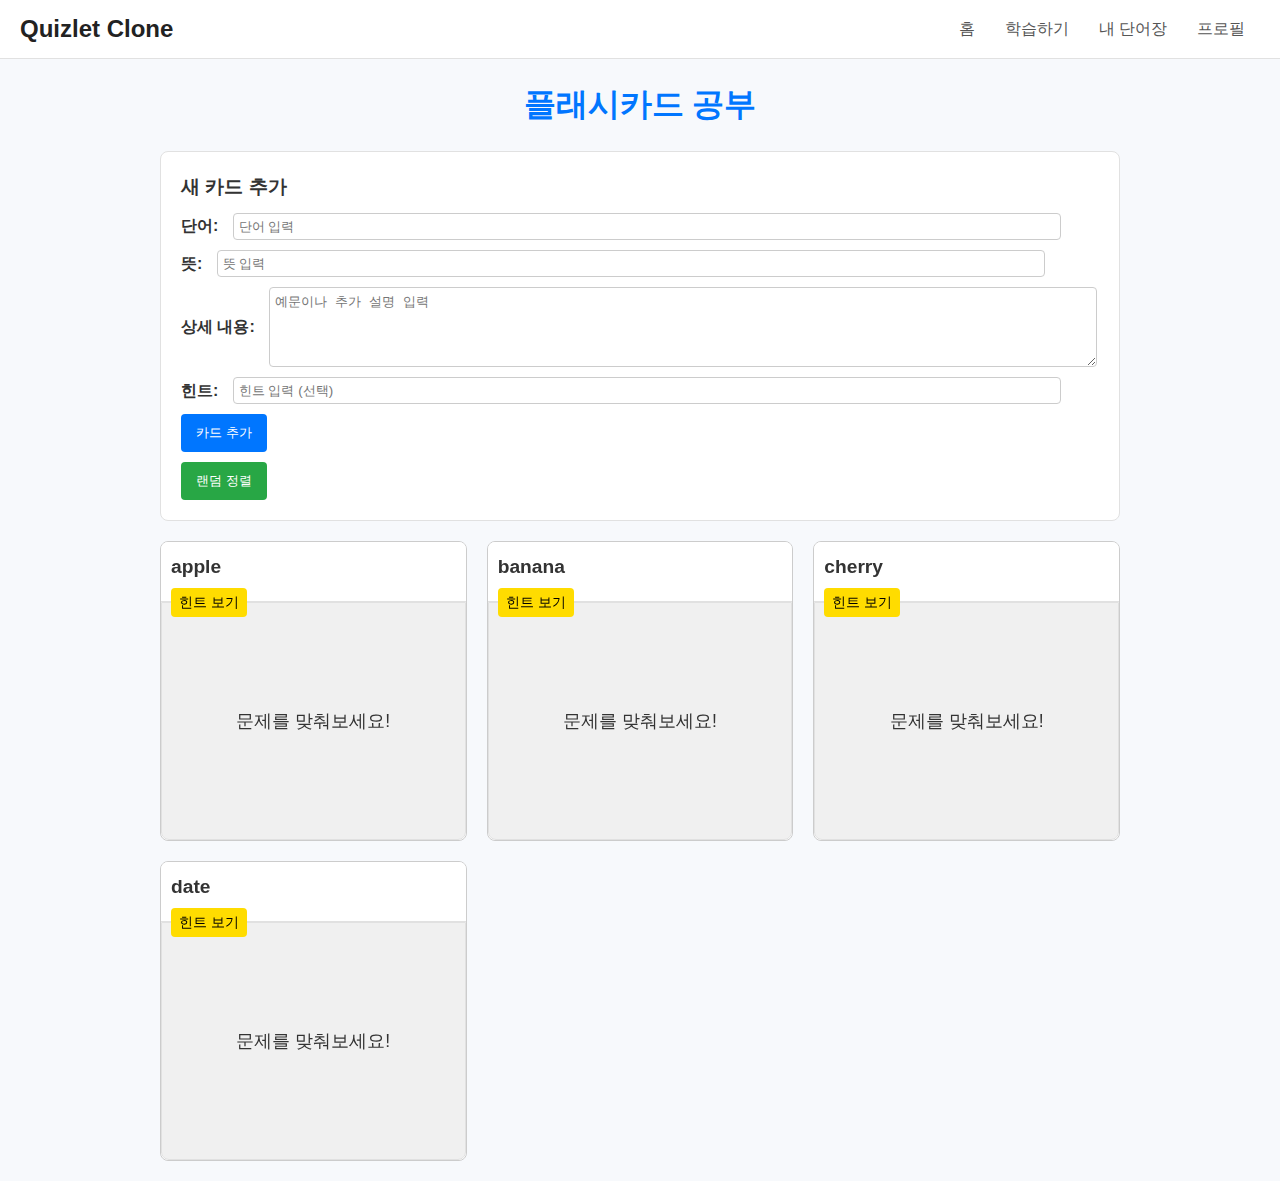
<file: EduQuiz2.html>
<!DOCTYPE html>
<html lang="ko">
<head>
  <meta charset="UTF-8">
  <meta name="viewport" content="width=device-width, initial-scale=1.0">
  <title>퀴즐렛 플래시카드 클론 - 통합 기능</title>
  <style>
    /* 기본 리셋 및 전반적인 스타일 */
    * {
      margin: 0;
      padding: 0;
      box-sizing: border-box;
    }
    body {
      font-family: Arial, sans-serif;
      background-color: #f7f9fc;
      color: #333;
      line-height: 1.6;
    }
    header {
      background-color: #fff;
      border-bottom: 1px solid #e1e1e1;
      padding: 10px 20px;
      display: flex;
      align-items: center;
      justify-content: space-between;
    }
    header .logo {
      font-size: 1.5rem;
      font-weight: bold;
      color: #222;
    }
    header nav ul {
      list-style: none;
      display: flex;
    }
    header nav ul li {
      margin: 0 10px;
    }
    header nav ul li a {
      text-decoration: none;
      color: #555;
      padding: 5px;
      transition: color 0.3s;
    }
    header nav ul li a:hover {
      color: #0076ff;
    }

    .container {
      max-width: 1000px;
      margin: 20px auto;
      padding: 0 20px;
    }
    .container h1 {
      margin-bottom: 20px;
      text-align: center;
      color: #0076ff;
    }

    /* 입력 폼 영역 */
    .flashcard-input {
      background: #fff;
      padding: 20px;
      margin-bottom: 20px;
      border: 1px solid #e1e1e1;
      border-radius: 8px;
    }
    .flashcard-input h2 {
      margin-bottom: 10px;
      font-size: 1.2rem;
    }
    .flashcard-input form > div {
      margin-bottom: 10px;
    }
    .flashcard-input label {
      margin-right: 10px;
      font-weight: bold;
      vertical-align: middle;
    }
    .flashcard-input input,
    .flashcard-input textarea {
      padding: 5px;
      border: 1px solid #ccc;
      border-radius: 4px;
      width: calc(100% - 90px);
      vertical-align: middle;
    }
    .flashcard-input textarea {
      resize: vertical;
      height: 80px;
    }
    .flashcard-input button {
      cursor: pointer;
      padding: 10px 15px;
      background: #0076ff;
      color: #fff;
      border: none;
      border-radius: 4px;
      transition: background 0.3s;
    }
    .flashcard-input button:hover {
      background: #005bb5;
    }
    #shuffleBtn {
      margin-top: 10px;
      background: #28a745;
    }
    #shuffleBtn:hover {
      background: #218838;
    }

    /* 플래시카드 그리드: 4개 이상의 카드 */
    .flashcards-grid {
      display: grid;
      grid-template-columns: repeat(auto-fit, minmax(250px, 1fr));
      gap: 20px;
    }

    /* 개별 카드 컨테이너 */
    .flashcard {
      width: 100%;
      height: 300px;
      position: relative;
      perspective: 1000px;
      border: 1px solid #ccc;
      border-radius: 8px;
      overflow: hidden;
      background-color: #fff;
    }
    /* 카드 상단 고정 영역 */
    .card-header {
      position: relative;
      height: 60px;
      padding: 10px;
      background: #fff;
      border-bottom: 1px solid #e1e1e1;
      z-index: 2;
    }
    .card-header .word-text {
      font-size: 1.2rem;
      font-weight: bold;
      margin-bottom: 5px;
    }
    .hint-btn {
      padding: 5px 8px;
      background: #ffdc00;
      border: none;
      border-radius: 4px;
      font-size: 0.9rem;
      cursor: pointer;
    }
    .hint-content {
      margin-top: 5px;
      font-size: 0.9rem;
      color: #555;
    }

    /* 뒤집히는 영역: 헤더 아래 (카드내용 부분) */
    .card-inner {
      position: absolute;
      top: 60px; /* 헤더 높이 */
      left: 0;
      width: 100%;
      height: calc(100% - 60px);
      transition: transform 0.6s;
      transform-style: preserve-3d;
    }
    /* 뒤집힘 상태 */
    .flashcard.flipped .card-inner {
      transform: rotateY(180deg);
    }
    /* 앞면, 뒷면 영역 */
    .card-face {
      position: absolute;
      width: 100%;
      height: 100%;
      padding: 10px;
      border: 1px solid #e1e1e1;
      border-radius: 0 0 8px 8px;
      backface-visibility: hidden;
      display: flex;
      justify-content: center;
      align-items: center;
      text-align: center;
      background-color: #f0f0f0;
    }
    .card-face.back {
      transform: rotateY(180deg);
    }
    .card-body p {
      font-size: 1.1rem;
    }
    .card-body .primary {
      font-size: 1.3rem;
      font-weight: bold;
      margin-bottom: 10px;
    }
    .card-body .detail {
      font-size: 1rem;
      line-height: 1.4;
    }
  </style>
</head>
<body>
  <!-- 상단 네비게이션 영역 -->
  <header>
    <div class="logo">Quizlet Clone</div>
    <nav>
      <ul>
        <li><a href="#">홈</a></li>
        <li><a href="#">학습하기</a></li>
        <li><a href="#">내 단어장</a></li>
        <li><a href="#">프로필</a></li>
      </ul>
    </nav>
  </header>
  
  <!-- 메인 컨텐츠 -->
  <div class="container">
    <h1>플래시카드 공부</h1>
    
    <!-- 사용자 단어 및 상세 내용 입력 영역 -->
    <div class="flashcard-input">
      <h2>새 카드 추가</h2>
      <form id="cardForm">
        <div>
          <label for="cardFront">단어:</label>
          <input type="text" id="cardFront" placeholder="단어 입력" required>
        </div>
        <div>
          <label for="cardBack">뜻:</label>
          <input type="text" id="cardBack" placeholder="뜻 입력" required>
        </div>
        <div>
          <label for="cardDetail">상세 내용:</label>
          <textarea id="cardDetail" placeholder="예문이나 추가 설명 입력"></textarea>
        </div>
        <div>
          <label for="cardHint">힌트:</label>
          <input type="text" id="cardHint" placeholder="힌트 입력 (선택)">
        </div>
        <button type="submit">카드 추가</button>
      </form>
      <button id="shuffleBtn">랜덤 정렬</button>
    </div>
    
    <!-- 플래시카드 그리드 영역 (초기 4개 카드) -->
    <div class="flashcards-grid" id="flashcardsGrid">
      <!-- 카드 1 -->
      <div class="flashcard">
        <div class="card-header">
          <div class="word-text">apple</div>
          <button class="hint-btn">힌트 보기</button>
          <div class="hint-content" style="display: none;">빨갛고 달콤한 과일</div>
        </div>
        <div class="card-inner">
          <div class="card-face front">
            <div class="card-body">
              <p>문제를 맞춰보세요!</p>
            </div>
          </div>
          <div class="card-face back">
            <div class="card-body">
              <div class="primary">사과</div>
              <div class="detail">사과는 영양가가 풍부하며 다양한 요리에 활용됩니다.</div>
            </div>
          </div>
        </div>
      </div>

      <!-- 카드 2 -->
      <div class="flashcard">
        <div class="card-header">
          <div class="word-text">banana</div>
          <button class="hint-btn">힌트 보기</button>
          <div class="hint-content" style="display: none;">길고 노란 과일</div>
        </div>
        <div class="card-inner">
          <div class="card-face front">
            <div class="card-body">
              <p>문제를 맞춰보세요!</p>
            </div>
          </div>
          <div class="card-face back">
            <div class="card-body">
              <div class="primary">바나나</div>
              <div class="detail">바나나는 에너지원으로 운동 전후 섭취하기 좋습니다.</div>
            </div>
          </div>
        </div>
      </div>

      <!-- 카드 3 -->
      <div class="flashcard">
        <div class="card-header">
          <div class="word-text">cherry</div>
          <button class="hint-btn">힌트 보기</button>
          <div class="hint-content" style="display: none;">작고 붉은 과일</div>
        </div>
        <div class="card-inner">
          <div class="card-face front">
            <div class="card-body">
              <p>문제를 맞춰보세요!</p>
            </div>
          </div>
          <div class="card-face back">
            <div class="card-body">
              <div class="primary">체리</div>
              <div class="detail">체리는 항산화 효과로 건강에 도움을 줍니다.</div>
            </div>
          </div>
        </div>
      </div>

      <!-- 카드 4 -->
      <div class="flashcard">
        <div class="card-header">
          <div class="word-text">date</div>
          <button class="hint-btn">힌트 보기</button>
          <div class="hint-content" style="display: none;">달콤하고 쫄깃한 말린 과일</div>
        </div>
        <div class="card-inner">
          <div class="card-face front">
            <div class="card-body">
              <p>문제를 맞춰보세요!</p>
            </div>
          </div>
          <div class="card-face back">
            <div class="card-body">
              <div class="primary">대추</div>
              <div class="detail">대추는 영양가 높고 건강에 좋은 말린 과일입니다.</div>
            </div>
          </div>
        </div>
      </div>
    </div>
  </div>
  
  <!-- JavaScript: 카드 뒤집기, 힌트 토글, 새 카드 추가, 랜덤 정렬 -->
  <script>
    // 카드 뒤집기 기능: 뒤집히는 영역(.card-inner)을 클릭하면 부모 카드에 flipped 클래스를 토글합니다.
    function addFlipEvent(card) {
      card.addEventListener('click', () => {
        card.parentNode.classList.toggle('flipped');
      });
    }
    
    // 기존 카드들에 뒤집기 이벤트 추가 (카드 헤더는 제외하고 뒤집히는 영역만)
    document.querySelectorAll('.card-inner').forEach(inner => {
      inner.addEventListener('click', () => {
        inner.parentNode.classList.toggle('flipped');
      });
    });

    // 각 카드 헤더 안의 힌트 버튼: 클릭 시 힌트 내용 토글 (이벤트 전파 중단)
    function addHintEvent(btn) {
      btn.addEventListener('click', (e) => {
        e.stopPropagation();  // 카드 전체 뒤집힘 방지
        let hintContent = btn.nextElementSibling;
        if (hintContent.style.display === 'none' || hintContent.style.display === '') {
          hintContent.style.display = 'block';
          btn.textContent = '힌트 숨기기';
        } else {
          hintContent.style.display = 'none';
          btn.textContent = '힌트 보기';
        }
      });
    }
    document.querySelectorAll('.hint-btn').forEach(btn => {
      addHintEvent(btn);
    });

    // 사용자 입력으로 새 카드 추가 기능
    const form = document.getElementById('cardForm');
    const flashcardsGrid = document.getElementById('flashcardsGrid');

    form.addEventListener('submit', (e) => {
      e.preventDefault();
      const word      = document.getElementById('cardFront').value.trim();
      const meaning   = document.getElementById('cardBack').value.trim();
      const detail    = document.getElementById('cardDetail').value.trim();
      const hint      = document.getElementById('cardHint').value.trim();

      if (word && meaning) {
        // 카드 생성
        let card = document.createElement('div');
        card.classList.add('flashcard');

        // 카드 헤더 (단어 및 힌트 버튼/내용)
        let header = document.createElement('div');
        header.classList.add('card-header');
        let wordDiv = document.createElement('div');
        wordDiv.classList.add('word-text');
        wordDiv.textContent = word;
        header.appendChild(wordDiv);

        // 힌트가 있다면 추가
        if (hint) {
          let hintBtn = document.createElement('button');
          hintBtn.classList.add('hint-btn');
          hintBtn.textContent = '힌트 보기';
          let hintDiv = document.createElement('div');
          hintDiv.classList.add('hint-content');
          hintDiv.style.display = 'none';
          hintDiv.textContent = hint;
          header.appendChild(hintBtn);
          header.appendChild(hintDiv);
          addHintEvent(hintBtn);
        }
        card.appendChild(header);

        // 카드 내용 부분 (뒤집히는 영역)
        let inner = document.createElement('div');
        inner.classList.add('card-inner');

        // 앞면: 기본 메시지
        let frontFace = document.createElement('div');
        frontFace.classList.add('card-face', 'front');
        let frontBody = document.createElement('div');
        frontBody.classList.add('card-body');
        let frontMsg = document.createElement('p');
        frontMsg.textContent = "문제를 맞춰보세요!";
        frontBody.appendChild(frontMsg);
        frontFace.appendChild(frontBody);

        // 뒷면: 의미와 상세 내용 표시
        let backFace = document.createElement('div');
        backFace.classList.add('card-face', 'back');
        let backBody = document.createElement('div');
        backBody.classList.add('card-body');
        let primaryDiv = document.createElement('div');
        primaryDiv.classList.add('primary');
        primaryDiv.textContent = meaning;
        backBody.appendChild(primaryDiv);
        if (detail) {
          let detailDiv = document.createElement('div');
          detailDiv.classList.add('detail');
          detailDiv.textContent = detail;
          backBody.appendChild(detailDiv);
        }
        backFace.appendChild(backBody);

        inner.appendChild(frontFace);
        inner.appendChild(backFace);
        card.appendChild(inner);

        // 뒤집기 이벤트 등록: 카드 내용 영역 클릭 시 뒤집힘
        inner.addEventListener('click', () => {
          card.classList.toggle('flipped');
        });

        flashcardsGrid.appendChild(card);
        form.reset();
      }
    });

    // 랜덤 정렬 기능: Fisher-Yates Shuffle 알고리즘
    const shuffleBtn = document.getElementById('shuffleBtn');
    shuffleBtn.addEventListener('click', () => {
      const cards = Array.from(flashcardsGrid.children);
      for (let i = cards.length - 1; i > 0; i--) {
        const j = Math.floor(Math.random() * (i + 1));
        flashcardsGrid.insertBefore(cards[j], cards[i].nextSibling);
      }
    });
  </script>
</body>
</html>
</file>
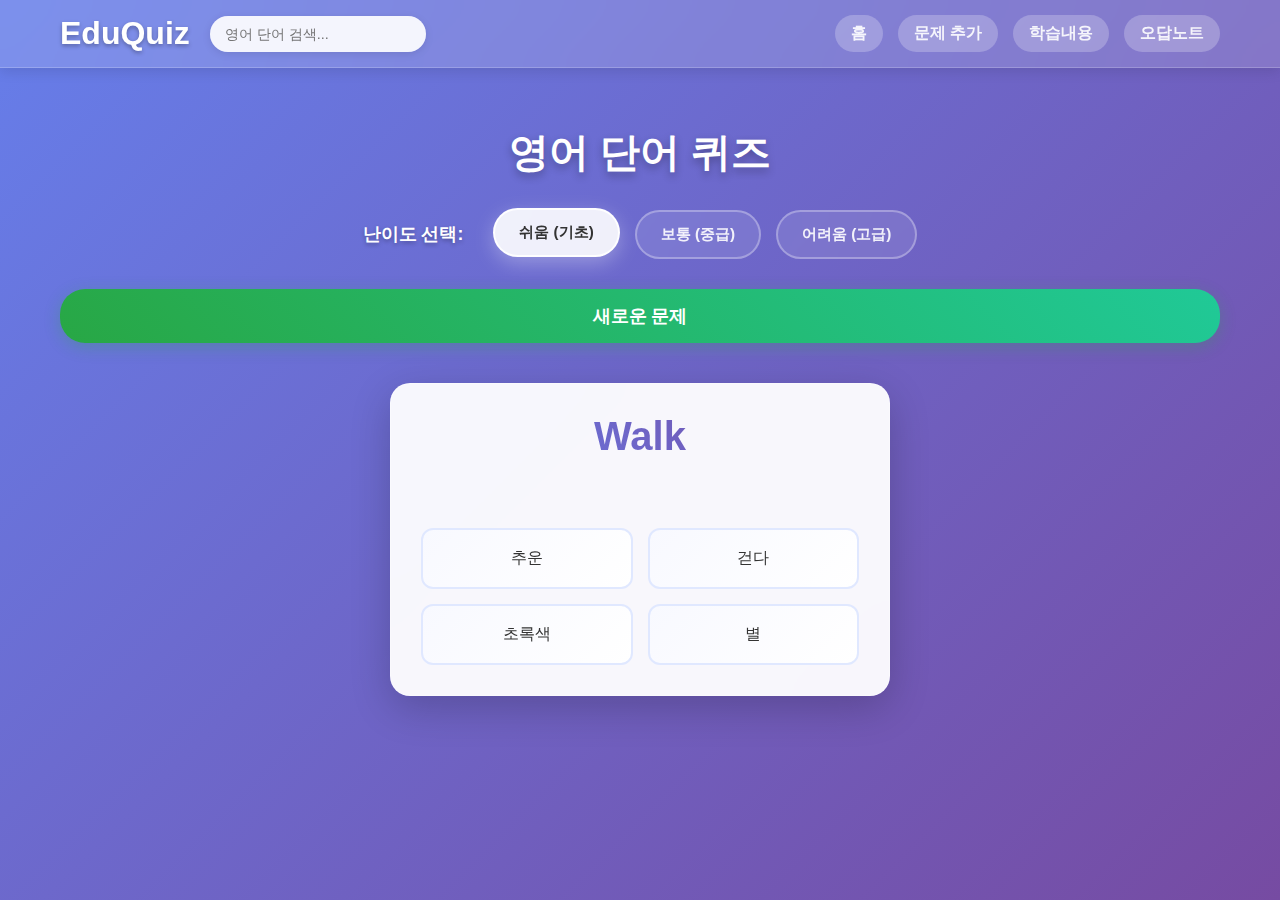
<file: multipleChoice.html>
<!DOCTYPE html>
<html lang="ko">
<head>
    <meta charset="UTF-8">
    <meta name="viewport" content="width=device-width, initial-scale=1.0">
    <title>영어 단어 퀴즈</title>
    <style>
        body {
            font-family: 'Segoe UI', Tahoma, Geneva, Verdana, sans-serif;
            margin: 0;
            padding: 0;
            background: linear-gradient(135deg, #667eea 0%, #764ba2 100%);
            display: flex;
            flex-direction: column;
            align-items: center;
            min-height: 100vh;
        }

        header {
            width: 100%;
            background: rgba(255,255,255,0.15);
            backdrop-filter: blur(20px);
            border-bottom: 1px solid rgba(255,255,255,0.2);
            padding: 15px 0;
            box-shadow: 0 4px 12px rgba(0,0,0,0.1);
            position: sticky;
            top: 0;
            z-index: 1000;
        }

        .header-container {
            width: 100%;
            max-width: 1200px;
            margin: 0 auto;
            padding: 0 20px;
            box-sizing: border-box;
            display: flex;
            justify-content: space-between;
            align-items: center;
        }

        .header-left {
            display: flex;
            align-items: center;
            gap: 20px;
        }

        .logo {
            font-size: 2em;
            font-weight: 700;
            color: #fff;
            text-decoration: none;
            text-shadow: 0 2px 4px rgba(0,0,0,0.3);
        }

        #searchInput {
            padding: 10px 15px;
            border: none;
            border-radius: 25px;
            font-size: 0.9em;
            background: rgba(255,255,255,0.9);
            backdrop-filter: blur(10px);
            box-shadow: 0 2px 8px rgba(0,0,0,0.1);
            outline: none;
            transition: all 0.3s ease;
        }

        #searchInput:focus {
            transform: scale(1.05);
            box-shadow: 0 4px 16px rgba(0,0,0,0.2);
        }

        .header-right {
            display: flex;
            align-items: center;
            gap: 15px; 
        }

        .header-right a {
            text-decoration: none;
            font-size: 1em;
            font-weight: 600;
            color: rgba(255,255,255,0.9);
            transition: all 0.3s ease;
            padding: 8px 16px;
            border-radius: 20px;
            background: rgba(255,255,255,0.1);
            backdrop-filter: blur(10px);
        }

        .header-right a:hover {
            color: #fff;
            background: rgba(255,255,255,0.2);
            transform: translateY(-2px);
        }

        .panel {
            display: none;
            position: absolute;
            top: calc(100% + 10px); 
            right: 20px;
            width: 450px;
            background: rgba(255,255,255,0.95);
            backdrop-filter: blur(20px);
            border: 1px solid rgba(255,255,255,0.3);
            border-radius: 16px;
            padding: 25px;
            z-index: 1001; 
            box-shadow: 0 8px 32px rgba(0,0,0,0.2);
        }
        
        #searchResults.panel {
             left: 20px; 
             right: auto; 
        }

        .panel h2 { 
            margin-top:0;
            margin-bottom: 20px; 
            font-size: 1.3rem; 
            color: #333;
            font-weight: 700;
        }

        #addWordPanel label {
            display: block;
            margin-top: 10px;
            margin-bottom: 5px;
            color: #444; 
            font-weight: 600;
            font-size: 0.95em;
        }
        #addWordPanel input[type="text"], 
        #addWordPanel select {
            width: 100%; 
            padding: 12px;
            border: 1px solid #ddd; 
            border-radius: 8px; 
            margin-bottom: 15px; 
            box-sizing: border-box;
            font-size: 1em;
            background-color: #fff; 
            color: #333;
        }
        #addWordPanel input[type="text"]:focus, 
        #addWordPanel select:focus {
            border-color: #667eea;
            box-shadow: 0 0 0 2px rgba(102, 126, 234, 0.2);
            outline: none;
        }
        #addWordPanel button#confirmAddWordBtn { 
            margin-top: 20px;
            padding: 12px 20px;
            background: linear-gradient(45deg, #5cb85c, #4cae4c); 
            color: #fff;
            border: none;
            border-radius: 25px;
            cursor: pointer;
            transition: all 0.3s ease;
            font-size: 1rem;
            font-weight: 600;
            display: block; 
            width: 100%;
        }
        #addWordPanel button#confirmAddWordBtn:hover {
            transform: translateY(-2px);
            box-shadow: 0 6px 20px rgba(92, 184, 92, 0.4);
        }
        #addWordFeedback {
            margin-top:15px; 
            min-height:1.2em; 
            font-size: 0.9em;
            font-weight: 500;
            text-align: center;
        }


        #studyContent {
            padding: 12px;
            border: 2px solid #e0e0e0;
            border-radius: 8px;
            width: calc(100% - 24px);
            font-size: 1rem;
            resize: vertical;
            height: 120px;
            box-sizing: border-box;
            font-family: inherit;
            transition: border-color 0.3s ease;
        }

        #studyContent:focus {
            border-color: #667eea;
            outline: none;
        }

        #addStudyContentBtn {
            margin-top: 15px;
            padding: 12px 20px;
            background: linear-gradient(45deg, #667eea, #764ba2);
            color: #fff;
            border: none;
            border-radius: 25px;
            cursor: pointer;
            transition: all 0.3s ease;
            font-size: 1rem;
            font-weight: 600;
        }

        #addStudyContentBtn:hover { 
            transform: translateY(-2px);
            box-shadow: 0 6px 20px rgba(102, 126, 234, 0.4);
        }

        #studyNotesList {
            margin-top: 20px;
            text-align: left;
            list-style: none;
            padding-left: 0;
            max-height: 300px;
            overflow-y: auto;
        }

        #studyNotesList li {
            background: linear-gradient(135deg, #f8f9ff, #e8f0ff);
            border: 1px solid #e0e8ff;
            padding: 12px 16px;
            margin-bottom: 10px;
            border-radius: 8px;
            display: flex;
            justify-content: space-between;
            align-items: center;
            transition: transform 0.2s ease;
            color: #333;
        }

        #studyNotesList li:hover {
            transform: translateX(5px);
        }

        #studyNotesList li button {
            background: linear-gradient(45deg, #ff6b6b, #ee5a24);
            color: white;
            border: none;
            padding: 6px 12px;
            border-radius: 15px;
            cursor: pointer;
            font-size: 0.85em;
            font-weight: 600;
            transition: all 0.3s ease;
        }

        #studyNotesList li button:hover {
            transform: scale(1.1);
            box-shadow: 0 4px 12px rgba(255, 107, 107, 0.4);
        }

        #wrongAnswersList {
            margin-top: 15px;
            text-align: left;
            list-style: none;
            padding-left: 0;
            max-height: 400px;
            overflow-y: auto;
        }

        #wrongAnswersList li {
            background: linear-gradient(135deg, #fff5f5, #ffe8e8);
            border: 1px solid #ffcdd2;
            padding: 16px;
            margin-bottom: 12px;
            border-radius: 12px;
            display: flex;
            justify-content: space-between;
            align-items: flex-start; 
            transition: all 0.3s ease;
        }

        #wrongAnswersList li:hover {
            transform: scale(1.02);
            box-shadow: 0 4px 16px rgba(211, 47, 47, 0.2);
        }

        .wrong-answer-content {
            flex: 1;
            margin-right: 10px; 
        }

        .wrong-answer-word {
            font-weight: 700;
            font-size: 1.2em;
            color: #d32f2f;
            margin-bottom: 8px;
        }

        .wrong-answer-details {
            font-size: 0.9em;
            color: #666;
            line-height: 1.4;
        }

        .wrong-answer-buttons {
            display: flex;
            flex-direction: column;
            gap: 8px;
            align-items: flex-end; 
        }

        .retry-btn, .delete-wrong-btn {
            border: none;
            padding: 8px 12px;
            border-radius: 15px;
            cursor: pointer;
            font-size: 0.8em;
            font-weight: 600;
            transition: all 0.3s ease;
            min-width: 80px; 
            text-align: center;
        }

        .retry-btn {
            background: linear-gradient(45deg, #4caf50, #45a049);
            color: white;
        }

        .retry-btn:hover {
            transform: scale(1.1);
            box-shadow: 0 4px 12px rgba(76, 175, 80, 0.4);
        }

        .delete-wrong-btn {
            background: linear-gradient(45deg, #ff6b6b, #ee5a24);
            color: white;
        }

        .delete-wrong-btn:hover {
            transform: scale(1.1);
            box-shadow: 0 4px 12px rgba(255, 107, 107, 0.4);
        }

        .clear-all-wrong-btn {
            background: linear-gradient(45deg, #ff9800, #f57c00);
            color: white;
            border: none;
            padding: 12px 20px;
            border-radius: 25px;
            cursor: pointer;
            font-size: 0.9em;
            font-weight: 600;
            margin-top: 15px;
            transition: all 0.3s ease;
            display: block; 
            margin-left: auto;
            margin-right: auto;
        }

        .clear-all-wrong-btn:hover {
            transform: translateY(-2px);
            box-shadow: 0 6px 20px rgba(255, 152, 0, 0.4);
        }

        .container {
            width: 100%;
            max-width: 1200px;
            padding: 30px 20px;
            box-sizing: border-box;
            text-align: center;
            flex: 1;
            display: flex;
            flex-direction: column;
        }

        .container h1 {
            margin-bottom: 30px;
            color: #fff;
            font-size: 2.5em;
            font-weight: 700;
            text-shadow: 0 4px 8px rgba(0,0,0,0.3);
        }

        .difficulty-container {
            display: flex;
            justify-content: center;
            align-items: center;
            gap: 15px;
            margin-bottom: 30px;
            flex-wrap: wrap;
        }

        .difficulty-label {
            font-weight: 700;
            color: #fff;
            margin-right: 15px;
            font-size: 1.1em;
            text-shadow: 0 2px 4px rgba(0,0,0,0.3);
        }

        .difficulty-btn {
            padding: 12px 24px;
            border: 2px solid rgba(255,255,255,0.3);
            border-radius: 25px;
            background: rgba(255,255,255,0.1);
            color: rgba(255,255,255,0.9);
            cursor: pointer;
            transition: all 0.3s ease;
            font-size: 0.95em;
            font-weight: 600;
            backdrop-filter: blur(10px);
        }

        .difficulty-btn:hover {
            border-color: rgba(255,255,255,0.6);
            color: #fff;
            transform: translateY(-2px);
            box-shadow: 0 6px 20px rgba(255,255,255,0.2);
        }

        .difficulty-btn.active {
            background: rgba(255,255,255,0.9);
            border-color: rgba(255,255,255,0.9);
            color: #333;
            transform: translateY(-2px);
            box-shadow: 0 6px 20px rgba(255,255,255,0.3);
        }

        .quiz-grid {
            display: flex;
            flex-direction: column;
            justify-content: flex-start;
            align-items: center;
            gap: 30px;
            width: 100%;
            margin-top: 20px;
        }

        .refresh-btn {
            margin-bottom: 20px;
            padding: 15px 30px;
            background: linear-gradient(45deg, #28a745, #20c997);
            color: #fff;
            border: none;
            border-radius: 25px;
            cursor: pointer;
            transition: all 0.3s ease;
            font-size: 1.1rem;
            font-weight: 600;
            box-shadow: 0 4px 16px rgba(40, 167, 69, 0.3);
        }

        .refresh-btn:hover { 
            transform: translateY(-3px);
            box-shadow: 0 8px 24px rgba(40, 167, 69, 0.4);
        }

        .my-quiz-container {
            background: rgba(255,255,255,0.95);
            backdrop-filter: blur(20px);
            border-radius: 20px;
            box-shadow: 0 12px 40px rgba(0, 0, 0, 0.2);
            width: 100%;
            max-width: 500px;
            padding: 30px;
            box-sizing: border-box;
            margin: 0 auto;
            border: 1px solid rgba(255,255,255,0.3);
        }

        .my-question-section {
            display: flex;
            justify-content: center;
            align-items: center;
            margin-bottom: 30px;
            width: 100%;
        }

        .my-word-to-learn {
            text-align: center;
            width: 100%;
        }

        .my-word-to-learn h2 {
            font-size: 2.5em;
            color: #333;
            margin-top: 0;
            margin-bottom: 10px;
            text-transform: capitalize;
            font-weight: 700;
            background: linear-gradient(45deg, #667eea, #764ba2);
            -webkit-background-clip: text;
            -webkit-text-fill-color: transparent;
            background-clip: text;
        }

        .my-word-to-learn .my-feedback {
            font-size: 1.2em;
            font-weight: 600;
            margin: 0;
            min-height: 1.5em; 
            transition: all 0.3s ease;
        }

        .my-options-container {
            display: grid;
            grid-template-columns: 1fr 1fr;
            gap: 15px;
        }

        .my-option {
            background: linear-gradient(135deg, #f8f9ff, #ffffff);
            border: 2px solid #e0e8ff;
            border-radius: 12px;
            padding: 18px;
            font-size: 1em;
            text-align: center;
            cursor: pointer;
            transition: all 0.3s ease;
            font-weight: 500;
            position: relative;
            overflow: hidden;
            color: #333;
        }

        .my-option::before {
            content: '';
            position: absolute;
            top: 0;
            left: -100%;
            width: 100%;
            height: 100%;
            background: linear-gradient(90deg, transparent, rgba(255,255,255,0.4), transparent);
            transition: left 0.5s ease;
        }

        .my-option:hover::before {
            left: 100%;
        }

        .my-option:hover { 
            background: linear-gradient(135deg, #e8f0ff, #f0f8ff);
            transform: translateY(-2px);
            box-shadow: 0 6px 20px rgba(102, 126, 234, 0.2);
        }

        .my-option.selected { 
            font-weight: 600;
            transform: scale(1.02);
        }
        
        .my-option.correct-answer {
            border-color: #28a745;
            background: linear-gradient(135deg, #e6ffed, #f0fff4);
            color: #28a745;
            animation: correctPulse 0.6s ease;
        }

        .my-option.incorrect-answer {
            border-color: #dc3545;
            background: linear-gradient(135deg, #ffebee, #fff5f5);
            color: #dc3545;
            animation: incorrectShake 0.6s ease;
        }

        @keyframes correctPulse {
            0% { transform: scale(1); }
            50% { transform: scale(1.05); }
            100% { transform: scale(1); }
        }

        @keyframes incorrectShake {
            0%, 100% { transform: translateX(0); }
            25% { transform: translateX(-5px); }
            75% { transform: translateX(5px); }
        }


        .my-option:disabled { 
            cursor: not-allowed;
            opacity: 0.7;
        }

        .next-quiz-info {
            margin-top: 20px;
            font-size: 1em;
            color: #666;
            font-style: italic;
            padding: 12px;
            background: rgba(102, 126, 234, 0.1);
            border-radius: 8px;
            border-left: 4px solid #667eea;
            text-align: center; /* Center the text */
        }

        .next-quiz-info .progress-bar-container {
            width: 90%; /* Make it slightly less than full width of the info box */
            background-color: #e0e0e0;
            border-radius: 5px;
            margin: 8px auto 0; /* Center the progress bar container */
            height: 8px; 
            overflow: hidden; 
        }

        .next-quiz-info .progress-bar-fill {
            width: 0%;
            height: 100%;
            background-color: #667eea; /* Match theme color */
            border-radius: 5px;
            transition: width 3s linear; 
        }


        .search-results { 
            margin-top: 15px; 
        }

        #searchResultsContent { 
             max-height: 300px; 
             overflow-y: auto;
        }

        .search-result-item {
            padding: 8px 0;
            border-bottom: 1px solid #f0f0f0;
            color: #333;
        }

        .search-result-item:last-child {
            border-bottom: none;
        }

        .search-word {
            font-weight: 600;
            color: #667eea;
        }

        .search-meaning {
            color: #555; 
            margin-left: 10px;
        }

        @media (max-width: 768px) {
            .header-container {
                flex-direction: column;
                gap: 15px;
                padding: 15px; 
            }

            .header-left {
                width: 100%;
                justify-content: space-between;
            }

            .header-right {
                width: 100%;
                justify-content: center;
                gap: 10px; 
            }
            .header-right a {
                padding: 8px 12px; 
            }

            #searchInput { 
                width: auto; 
                flex-grow: 1; 
                max-width: 250px; 
            }

            .my-quiz-container { 
                width: 90%; 
                padding: 20px; 
            }

            .my-word-to-learn h2 { 
                font-size: 2em; 
            }

            .my-option { 
                padding: 15px; 
                font-size: 0.9em; 
            }

            .panel { 
                width: calc(100% - 30px); 
                left: 15px; 
                right: 15px; 
                top: calc(100% + 5px); 
            }
            #searchResults.panel {
                 left: 15px;
                 right: 15px;
            }


            .difficulty-container { 
                flex-direction: column;
                align-items: stretch; 
                gap: 10px;
            }
            .difficulty-label {
                margin-right: 0; 
                margin-bottom: 5px; 
                text-align: center;
            }

            .difficulty-btn { 
                padding: 10px 20px; 
                font-size: 0.9em; 
                width: 100%; 
                box-sizing: border-box; 
            }

            .container h1 {
                font-size: 2em;
            }
        }

        @media (max-width: 480px) {
            .my-options-container {
                grid-template-columns: 1fr;
                gap: 12px;
            }

            .my-word-to-learn h2 { 
                font-size: 1.8em; 
            }
            
            .header-left {
                flex-direction: column; 
                align-items: center;
                gap: 10px;
            }
            .logo { font-size: 1.8em; }
            #searchInput { max-width: 100%; width: 100%; }


            .container {
                padding: 20px 15px;
            }
            .header-right a {
                font-size: 0.9em;
                padding: 6px 10px;
            }
        }
    </style>
</head>
<body>
    <header>
        <div class="header-container">
            <div class="header-left">
                <a href="index.html" class="logo">EduQuiz</a>
                <input type="text" id="searchInput" placeholder="영어 단어 검색...">
            </div>
            <div class="header-right">
                <a href="#" id="homeLink">홈</a>
                <a href="#" id="addWordNav">문제 추가</a>
                <a href="#" id="studyNav">학습내용</a>
                <a href="#" id="wrongAnswersNav">오답노트</a>
            </div>
        </div>
        
        <div id="addWordPanel" class="panel">
            <h2>문제 추가</h2>
            <label for="newEngWordInput">영어 단어:</label>
            <input type="text" id="newEngWordInput" placeholder="예: apple">
            <label for="newKorMeaningInput">한국어 뜻:</label>
            <input type="text" id="newKorMeaningInput" placeholder="예: 사과">
            <label for="newWordDifficultySelect">난이도:</label>
            <select id="newWordDifficultySelect">
                <option value="easy">쉬움</option>
                <option value="medium">보통</option>
                <option value="hard">어려움</option>
            </select>
            <button id="confirmAddWordBtn">단어 추가하기</button>
            <p id="addWordFeedback"></p>
        </div>

        <div id="studyPanel" class="panel">
            <h2>학습 내용 관리</h2>
            <textarea id="studyContent" placeholder="학습한 내용이나 메모를 입력하세요..."></textarea>
            <button id="addStudyContentBtn">학습 내용 추가</button>
            <ul id="studyNotesList"></ul>
        </div>

        <div id="wrongAnswersPanel" class="panel">
            <h2>오답노트</h2>
            <p style="color: #666; font-size: 0.9em; margin-bottom: 15px;">틀린 문제들이 자동으로 저장되어 복습할 수 있습니다.</p>
            <ul id="wrongAnswersList"></ul>
            <button id="clearAllWrongBtn" class="clear-all-wrong-btn" style="display:none;">모든 오답 삭제</button>
        </div>

        <div id="searchResults" class="panel">
            <h2>검색 결과</h2>
            <div id="searchResultsContent"></div>
        </div>
    </header>

    <div class="container">
        <h1>영어 단어 퀴즈</h1>
        
        <div class="difficulty-container">
            <span class="difficulty-label">난이도 선택:</span>
            <button class="difficulty-btn easy active" data-difficulty="easy">쉬움 (기초)</button>
            <button class="difficulty-btn medium" data-difficulty="medium">보통 (중급)</button>
            <button class="difficulty-btn hard" data-difficulty="hard">어려움 (고급)</button>
        </div>
        
        <button class="refresh-btn" id="refreshBtn">새로운 문제</button>
        <div class="quiz-grid" id="quizGrid"></div>
    </div>

    <script>
        const baseWordsByDifficulty = {
            easy: [
                { en: "apple", ko: "사과" }, { en: "book", ko: "책" }, { en: "car", ko: "자동차" },
                { en: "dog", ko: "개" }, { en: "house", ko: "집" }, { en: "tree", ko: "나무" },
                { en: "water", ko: "물" }, { en: "fire", ko: "불" }, { en: "sun", ko: "태양" },
                { en: "moon", ko: "달" }, { en: "star", ko: "별" }, { en: "sky", ko: "하늘" },
                { en: "big", ko: "큰" }, { en: "small", ko: "작은" }, { en: "good", ko: "좋은" },
                { en: "bad", ko: "나쁜" }, { en: "red", ko: "빨간색" }, { en: "blue", ko: "파란색" },
                { en: "green", ko: "초록색" }, { en: "yellow", ko: "노란색" }, { en: "white", ko: "흰색" },
                { en: "black", ko: "검은색" }, { en: "day", ko: "낮/날" }, { en: "night", ko: "밤" },
                { en: "hot", ko: "더운" }, { en: "cold", ko: "추운" }, { en: "yes", ko: "네" },
                { en: "no", ko: "아니오" }, { en: "eat", ko: "먹다" }, { en: "drink", ko: "마시다" },
                { en: "walk", ko: "걷다" }, { en: "run", ko: "달리다" }, { en: "sleep", ko: "자다" },
                { en: "work", ko: "일하다" }, { en: "play", ko: "놀다" }, { en: "study", ko: "공부하다" }
            ],
            medium: [
                { en: "computer", ko: "컴퓨터" }, { en: "phone", ko: "전화기" }, { en: "river", ko: "강" },
                { en: "city", ko: "도시" }, { en: "happy", ko: "행복한" }, { en: "bright", ko: "밝은" },
                { en: "tall", ko: "키 큰" }, { en: "young", ko: "젊은" }, { en: "smart", ko: "똑똑한" },
                { en: "quiet", ko: "조용한" }, { en: "loud", ko: "시끄러운" }, { en: "gentle", ko: "부드러운" },
                { en: "friend", ko: "친구" }, { en: "love", ko: "사랑" }, { en: "time", ko: "시간" },
                { en: "world", ko: "세계" }, { en: "school", ko: "학교" }, { en: "student", ko: "학생" },
                { en: "teacher", ko: "선생님" }, { en: "beautiful", ko: "아름다운" }, { en: "strong", ko: "강한" },
                { en: "music", ko: "음악" }, { en: "food", ko: "음식" }, { en: "game", ko: "게임" },
                { en: "mountain", ko: "산" }, { en: "ocean", ko: "바다" }, { en: "light", ko: "빛" },
                { en: "dark", ko: "어두운" }, { en: "dream", ko: "꿈" }, { en: "language", ko: "언어" },
                { en: "culture", ko: "문화" }, { en: "history", ko: "역사" }, { en: "future", ko: "미래" }
            ],
            hard: [
                { en: "extraordinary", ko: "놀라운" }, { en: "magnificent", ko: "장엄한" }, { en: "inevitable", ko: "피할 수 없는" },
                { en: "sophisticated", ko: "정교한" }, { en: "tremendous", ko: "엄청난" }, { en: "fascinating", ko: "매혹적인" },
                { en: "overwhelm", ko: "압도하다" }, { en: "perseverance", ko: "인내" }, { en: "contemplation", ko: "숙고" },
                { en: "resilience", ko: "회복력" }, { en: "demonstrate", ko: "증명하다" }, { en: "consequence", ko: "결과" },
                { en: "significance", ko: "중요성" }, { en: "philosophy", ko: "철학" }, { en: "psychology", ko: "심리학" },
                { en: "approximately", ko: "대략" }, { en: "particularly", ko: "특히" }, { en: "essentially", ko: "본질적으로" },
                { en: "fundamental", ko: "기본적인" }, { en: "exceptional", ko: "예외적인" }, { en: "comprehensive", ko: "포괄적인" },
                { en: "controversial", ko: "논란이 되는" }, { en: "circumstances", ko: "상황" }, { en: "characteristic", ko: "특징" },
                { en: "architecture", ko: "건축학" }, { en: "representative", ko: "대표적인" }, { en: "establishment", ko: "설립" },
                { en: "independence", ko: "독립" }, { en: "responsibility", ko: "책임" }, { en: "communication", ko: "의사소통" },
                { en: "environmental", ko: "환경의" }, { en: "technological", ko: "기술의" }, { en: "international", ko: "국제적인" }
            ]
        };

        let wordsByDifficulty = JSON.parse(JSON.stringify(baseWordsByDifficulty)); 

        let currentDifficulty = 'easy';
        let currentWordPool = [];
        let currentQuiz = null;
        let autoNextTimer = null;
        
        const LOCAL_STORAGE_STUDY_NOTES_KEY = 'engVocabStudyNotes';
        const LOCAL_STORAGE_WRONG_ANSWERS_KEY = 'engVocabWrongAnswers';
        const LOCAL_STORAGE_CUSTOM_WORDS_KEY = 'engVocabCustomWords';
        
        const studyNav = document.getElementById("studyNav");
        const studyPanel = document.getElementById("studyPanel");
        const studyContent = document.getElementById("studyContent");
        const addStudyContentBtn = document.getElementById("addStudyContentBtn");
        const studyNotesList = document.getElementById("studyNotesList");
        
        const wrongAnswersNav = document.getElementById("wrongAnswersNav");
        const wrongAnswersPanel = document.getElementById("wrongAnswersPanel");
        const wrongAnswersList = document.getElementById("wrongAnswersList");
        const clearAllWrongBtn = document.getElementById("clearAllWrongBtn");

        const searchInput = document.getElementById("searchInput");
        const searchResults = document.getElementById("searchResults");
        const searchResultsContent = document.getElementById("searchResultsContent");

        const addWordNav = document.getElementById("addWordNav");
        const addWordPanel = document.getElementById("addWordPanel");
        const newEngWordInput = document.getElementById("newEngWordInput");
        const newKorMeaningInput = document.getElementById("newKorMeaningInput");
        const newWordDifficultySelect = document.getElementById("newWordDifficultySelect");
        const confirmAddWordBtn = document.getElementById("confirmAddWordBtn");
        const addWordFeedback = document.getElementById("addWordFeedback");

        const homeLink = document.getElementById("homeLink");
        const refreshBtn = document.getElementById("refreshBtn");
        const quizGrid = document.getElementById("quizGrid");

        const allPanels = [studyPanel, wrongAnswersPanel, searchResults, addWordPanel];

        function closeAllPanels() {
            allPanels.forEach(panel => panel.style.display = 'none');
        }

        function togglePanelVisibility(panelToShow) {
            const isCurrentlyVisible = panelToShow.style.display === 'block';
            closeAllPanels(); 
            if (!isCurrentlyVisible) {
                panelToShow.style.display = 'block';
            }
        }
        
        function loadCustomWords() {
            const customWordsStorage = JSON.parse(localStorage.getItem(LOCAL_STORAGE_CUSTOM_WORDS_KEY) || '{}');
            wordsByDifficulty = JSON.parse(JSON.stringify(baseWordsByDifficulty));

            for (const difficulty in customWordsStorage) {
                if (wordsByDifficulty[difficulty] && Array.isArray(customWordsStorage[difficulty])) {
                    customWordsStorage[difficulty].forEach(customWord => {
                        if (!wordsByDifficulty[difficulty].some(existingWord => existingWord.en.toLowerCase() === customWord.en.toLowerCase())) {
                            wordsByDifficulty[difficulty].push(customWord);
                        }
                    });
                } else if (Array.isArray(customWordsStorage[difficulty])) { 
                     wordsByDifficulty[difficulty] = [...customWordsStorage[difficulty]]; 
                }
            }
        }

        function saveCustomWord(wordObject, difficulty) {
            let customWordsStorage = JSON.parse(localStorage.getItem(LOCAL_STORAGE_CUSTOM_WORDS_KEY) || '{}');
            if (!customWordsStorage[difficulty]) {
                customWordsStorage[difficulty] = [];
            }
            
            if (!customWordsStorage[difficulty].some(cw => cw.en.toLowerCase() === wordObject.en.toLowerCase())) {
                customWordsStorage[difficulty].push(wordObject);
                localStorage.setItem(LOCAL_STORAGE_CUSTOM_WORDS_KEY, JSON.stringify(customWordsStorage));
                return true; 
            }
            return false; 
        }


        document.addEventListener('DOMContentLoaded', function() {
            loadCustomWords(); 
            populateCurrentWordPool();
            generateQuiz();
            loadStudyNotes();
            loadWrongAnswers();
            
            const initialWrongAnswers = JSON.parse(localStorage.getItem(LOCAL_STORAGE_WRONG_ANSWERS_KEY) || '[]');
            clearAllWrongBtn.style.display = initialWrongAnswers.length > 0 ? 'block' : 'none';

            homeLink.addEventListener('click', (e) => {
                e.preventDefault();
                closeAllPanels();
                generateQuiz(); 
            });
            studyNav.addEventListener('click', (e) => { e.preventDefault(); togglePanelVisibility(studyPanel); });
            wrongAnswersNav.addEventListener('click', (e) => { e.preventDefault(); togglePanelVisibility(wrongAnswersPanel); });
            addWordNav.addEventListener('click', (e) => { e.preventDefault(); togglePanelVisibility(addWordPanel); });
            
            searchInput.addEventListener('focus', () => {
                closeAllPanels();
                searchResults.style.display = 'block';
            });

            confirmAddWordBtn.addEventListener('click', () => {
                const eng = newEngWordInput.value.trim();
                const kor = newKorMeaningInput.value.trim();
                const diff = newWordDifficultySelect.value;

                addWordFeedback.textContent = ''; 

                if (!eng || !kor) {
                    addWordFeedback.textContent = "단어와 뜻을 모두 입력해주세요.";
                    addWordFeedback.style.color = "red";
                    return;
                }

                const newWord = { en: eng, ko: kor };

                if (wordsByDifficulty[diff].some(word => word.en.toLowerCase() === newWord.en.toLowerCase())) {
                    addWordFeedback.textContent = "이미 목록에 존재하는 단어입니다.";
                    addWordFeedback.style.color = "orange";
                    return;
                }
                
                wordsByDifficulty[diff].push(newWord); 
                
                if (saveCustomWord(newWord, diff)) { 
                    addWordFeedback.textContent = "단어가 성공적으로 추가되었습니다!";
                    addWordFeedback.style.color = "green";
                    newEngWordInput.value = '';
                    newKorMeaningInput.value = '';
                } else {
                    addWordFeedback.textContent = "이미 추가된 단어입니다 (저장소 확인).";
                    addWordFeedback.style.color = "orange";
                }

                if (currentDifficulty === diff) {
                    populateCurrentWordPool();
                }
            });
        });

        function populateCurrentWordPool() {
            currentWordPool = [...wordsByDifficulty[currentDifficulty]];
        }

        document.querySelectorAll('.difficulty-btn').forEach(btn => {
            btn.addEventListener('click', function() {
                closeAllPanels();
                document.querySelectorAll('.difficulty-btn').forEach(b => b.classList.remove('active'));
                this.classList.add('active');
                currentDifficulty = this.getAttribute('data-difficulty');
                populateCurrentWordPool();
                generateQuiz();
            });
        });

        refreshBtn.addEventListener('click', () => {
            closeAllPanels();
            generateQuiz();
        });


        function generateQuiz() {
            if (autoNextTimer) clearTimeout(autoNextTimer);
            
            const nextQuizInfoElement = document.getElementById('nextQuizInfo'); 
            const progressBarFillElement = document.getElementById('nextQuizProgressBar'); 

            if(nextQuizInfoElement) nextQuizInfoElement.style.display = 'none';
            if(progressBarFillElement) progressBarFillElement.style.width = '0%'; 


            if (currentWordPool.length === 0) {
                populateCurrentWordPool(); 
                if (currentWordPool.length === 0) { 
                    quizGrid.innerHTML = `<p style="color:white; text-align:center;">선택된 난이도에 단어가 없습니다. '문제 추가' 기능을 이용해 단어를 추가해보세요.</p>`;
                    return;
                }
            }

            const randomIndex = Math.floor(Math.random() * currentWordPool.length);
            const correctWord = currentWordPool[randomIndex];
            
            const wrongOptions = [];
            const allWordsInDifficulty = wordsByDifficulty[currentDifficulty]; 
            
            let attempts = 0;
            while (wrongOptions.length < 3 && wrongOptions.length < allWordsInDifficulty.length - 1 && attempts < 100) {
                const randomWordIndex = Math.floor(Math.random() * allWordsInDifficulty.length);
                const randomWord = allWordsInDifficulty[randomWordIndex];
                if (randomWord.en.toLowerCase() !== correctWord.en.toLowerCase() && !wrongOptions.some(opt => opt.en.toLowerCase() === randomWord.en.toLowerCase())) {
                    wrongOptions.push(randomWord);
                }
                attempts++;
            }

            const allOptions = [correctWord, ...wrongOptions].sort(() => Math.random() - 0.5);
            
            currentQuiz = {
                word: correctWord,
                options: allOptions,
                answered: false
            };
            renderQuiz();
        }
        
        function generateSpecificQuiz(wordData) {
            if (!wordData) return;
            closeAllPanels();
            if (autoNextTimer) clearTimeout(autoNextTimer);

            const nextQuizInfoElement = document.getElementById('nextQuizInfo');
            const progressBarFillElement = document.getElementById('nextQuizProgressBar');

            if(nextQuizInfoElement) nextQuizInfoElement.style.display = 'none';
            if(progressBarFillElement) progressBarFillElement.style.width = '0%';

            const difficultyOfWord = Object.keys(wordsByDifficulty).find(diff => 
                wordsByDifficulty[diff].some(w => w.en.toLowerCase() === wordData.en.toLowerCase())
            ) || currentDifficulty; 

            const correctWord = wordData;
            const wrongOptions = [];
            const allWordsInThisDifficulty = wordsByDifficulty[difficultyOfWord];
            
            let attempts = 0;
            while (wrongOptions.length < 3 && wrongOptions.length < allWordsInThisDifficulty.length - 1 && attempts < 100) {
                const randomWord = allWordsInThisDifficulty[Math.floor(Math.random() * allWordsInThisDifficulty.length)];
                if (randomWord.en.toLowerCase() !== correctWord.en.toLowerCase() && !wrongOptions.some(opt => opt.en.toLowerCase() === randomWord.en.toLowerCase())) {
                    wrongOptions.push(randomWord);
                }
                attempts++;
            }

            const allOptions = [correctWord, ...wrongOptions].sort(() => Math.random() - 0.5);
            
            currentQuiz = {
                word: correctWord,
                options: allOptions,
                answered: false
            };
            renderQuiz();
        }


        function renderQuiz() {
            const quizHTML = `
                <div class="my-quiz-container">
                    <div class="my-question-section">
                        <div class="my-word-to-learn">
                            <h2>${currentQuiz.word.en}</h2>
                            <p class="my-feedback" id="feedback"></p>
                        </div>
                    </div>
                    <div class="my-options-container">
                        ${currentQuiz.options.map((option) => `
                            <div class="my-option" data-answer="${option.ko}" data-correct="${option.en.toLowerCase() === currentQuiz.word.en.toLowerCase()}">
                                ${option.ko}
                            </div>
                        `).join('')}
                    </div>
                    <div class="next-quiz-info" id="nextQuizInfo" style="display: none;">
                        3초 후 새로운 문제가 출제됩니다...
                        <div class="progress-bar-container">
                            <div class="progress-bar-fill" id="nextQuizProgressBar"></div>
                        </div>
                    </div>
                </div>
            `;
            quizGrid.innerHTML = quizHTML;

            document.querySelectorAll('.my-option').forEach(optionElement => {
                optionElement.addEventListener('click', handleOptionClick);
            });
        }

        function handleOptionClick(event) {
            if (currentQuiz.answered) return;
            currentQuiz.answered = true;

            const selectedOptionElement = event.target;
            const isCorrect = selectedOptionElement.getAttribute('data-correct') === 'true';
            const feedbackElement = document.getElementById('feedback');
            const allOptionElements = document.querySelectorAll('.my-option');

            allOptionElements.forEach(opt => {
                opt.removeEventListener('click', handleOptionClick); 
                opt.classList.add(opt.getAttribute('data-correct') === 'true' ? 'correct-answer' : 'selected'); 
                if (opt !== selectedOptionElement && opt.getAttribute('data-correct') !== 'true') {
                    opt.style.opacity = '0.6'; 
                }
            });
            
            selectedOptionElement.classList.remove('selected');

            if (isCorrect) {
                selectedOptionElement.classList.add('correct-answer');
                feedbackElement.textContent = "정답입니다!";
                feedbackElement.style.color = "#28a745";
            } else {
                selectedOptionElement.classList.add('incorrect-answer');
                feedbackElement.textContent = `오답입니다. 정답: ${currentQuiz.word.ko}`;
                feedbackElement.style.color = "#dc3545";
                addWrongAnswer(currentQuiz.word);
            }
            
            const nextQuizInfoElement = document.getElementById('nextQuizInfo');
            const progressBarFillElement = document.getElementById('nextQuizProgressBar');
            
            if (nextQuizInfoElement && progressBarFillElement) {
                nextQuizInfoElement.style.display = 'block';
                progressBarFillElement.style.transition = 'none'; // Disable transition for reset
                progressBarFillElement.style.width = '0%'; 
                
                // Force reflow/repaint
                void progressBarFillElement.offsetWidth; 
                
                progressBarFillElement.style.transition = 'width 3s linear'; // Re-enable transition
                progressBarFillElement.style.width = '100%'; 
            }
            
            autoNextTimer = setTimeout(generateQuiz, 3000);
        }

        function loadStudyNotes() {
            const notes = JSON.parse(localStorage.getItem(LOCAL_STORAGE_STUDY_NOTES_KEY) || '[]');
            studyNotesList.innerHTML = '';
            notes.forEach((note, index) => {
                const li = document.createElement('li');
                li.textContent = note.text;
                const deleteBtn = document.createElement('button');
                deleteBtn.textContent = '삭제';
                deleteBtn.onclick = () => deleteStudyNote(index);
                li.appendChild(deleteBtn);
                studyNotesList.appendChild(li);
            });
        }

        addStudyContentBtn.addEventListener('click', () => {
            const text = studyContent.value.trim();
            if (text) {
                const notes = JSON.parse(localStorage.getItem(LOCAL_STORAGE_STUDY_NOTES_KEY) || '[]');
                notes.push({ text });
                localStorage.setItem(LOCAL_STORAGE_STUDY_NOTES_KEY, JSON.stringify(notes));
                studyContent.value = '';
                loadStudyNotes();
            }
        });

        function deleteStudyNote(index) {
            let notes = JSON.parse(localStorage.getItem(LOCAL_STORAGE_STUDY_NOTES_KEY) || '[]');
            notes.splice(index, 1);
            localStorage.setItem(LOCAL_STORAGE_STUDY_NOTES_KEY, JSON.stringify(notes));
            loadStudyNotes();
        }

        function loadWrongAnswers() {
            const wrongAnswers = JSON.parse(localStorage.getItem(LOCAL_STORAGE_WRONG_ANSWERS_KEY) || '[]');
            wrongAnswersList.innerHTML = '';
            if (wrongAnswers.length === 0) {
                wrongAnswersList.innerHTML = '<p style="text-align:center; color:#777;">오답이 없습니다.</p>';
                clearAllWrongBtn.style.display = 'none';
                return;
            }
            clearAllWrongBtn.style.display = 'block';

            wrongAnswers.forEach((item, index) => {
                const li = document.createElement('li');
                const contentDiv = document.createElement('div');
                contentDiv.classList.add('wrong-answer-content');
                const wordDiv = document.createElement('div');
                wordDiv.classList.add('wrong-answer-word');
                wordDiv.textContent = item.en;
                const detailsDiv = document.createElement('div');
                detailsDiv.classList.add('wrong-answer-details');
                detailsDiv.textContent = `정답: ${item.ko}`;
                contentDiv.appendChild(wordDiv);
                contentDiv.appendChild(detailsDiv);
                const buttonsDiv = document.createElement('div');
                buttonsDiv.classList.add('wrong-answer-buttons');
                const retryBtn = document.createElement('button');
                retryBtn.classList.add('retry-btn');
                retryBtn.textContent = '다시 풀기';
                retryBtn.onclick = () => { generateSpecificQuiz(item); };
                const deleteBtn = document.createElement('button');
                deleteBtn.classList.add('delete-wrong-btn');
                deleteBtn.textContent = '삭제';
                deleteBtn.onclick = () => deleteWrongAnswer(index);
                buttonsDiv.appendChild(retryBtn);
                buttonsDiv.appendChild(deleteBtn);
                li.appendChild(contentDiv);
                li.appendChild(buttonsDiv);
                wrongAnswersList.appendChild(li);
            });
        }

        function addWrongAnswer(word) {
            let wrongAnswers = JSON.parse(localStorage.getItem(LOCAL_STORAGE_WRONG_ANSWERS_KEY) || '[]');
            if (!wrongAnswers.some(item => item.en.toLowerCase() === word.en.toLowerCase())) {
                wrongAnswers.push(word);
                localStorage.setItem(LOCAL_STORAGE_WRONG_ANSWERS_KEY, JSON.stringify(wrongAnswers));
            }
            loadWrongAnswers(); 
        }

        function deleteWrongAnswer(index) {
            let wrongAnswers = JSON.parse(localStorage.getItem(LOCAL_STORAGE_WRONG_ANSWERS_KEY) || '[]');
            wrongAnswers.splice(index, 1);
            localStorage.setItem(LOCAL_STORAGE_WRONG_ANSWERS_KEY, JSON.stringify(wrongAnswers));
            loadWrongAnswers();
        }

        clearAllWrongBtn.addEventListener('click', () => {
            if (confirm('모든 오답 기록을 삭제하시겠습니까?')) {
                localStorage.removeItem(LOCAL_STORAGE_WRONG_ANSWERS_KEY);
                loadWrongAnswers();
            }
        });

        searchInput.addEventListener('input', function() {
            const searchTerm = this.value.trim().toLowerCase();
            searchResultsContent.innerHTML = '';
            if (!searchTerm) {
                // searchResults.style.display = 'none'; // Keep it open if focused, but empty
                return;
            }
            // searchResults.style.display = 'block'; // Ensure visible if it was hidden

            const results = [];
            for (const difficulty in wordsByDifficulty) {
                wordsByDifficulty[difficulty].forEach(word => {
                    if (word.en.toLowerCase().includes(searchTerm) || word.ko.includes(searchTerm)) {
                        // Avoid duplicates in search results display if word exists in multiple custom lists (though unlikely with current setup)
                        if (!results.some(r => r.en.toLowerCase() === word.en.toLowerCase())) {
                             results.push(word);
                        }
                    }
                });
            }

            if (results.length > 0) {
                results.forEach(word => {
                    const itemDiv = document.createElement('div');
                    itemDiv.classList.add('search-result-item');
                    itemDiv.innerHTML = `<span class="search-word">${word.en}</span>: <span class="search-meaning">${word.ko}</span>`;
                    itemDiv.onclick = () => {
                        generateSpecificQuiz(word);
                        this.value = ''; 
                        // searchResults.style.display = 'none'; // Panel will close via closeAllPanels in generateSpecificQuiz
                    };
                    searchResultsContent.appendChild(itemDiv);
                });
            } else {
                searchResultsContent.innerHTML = '<p style="text-align:center; color:#777;">검색 결과가 없습니다.</p>';
            }
        });

    </script>
</body>
</html>
</file>
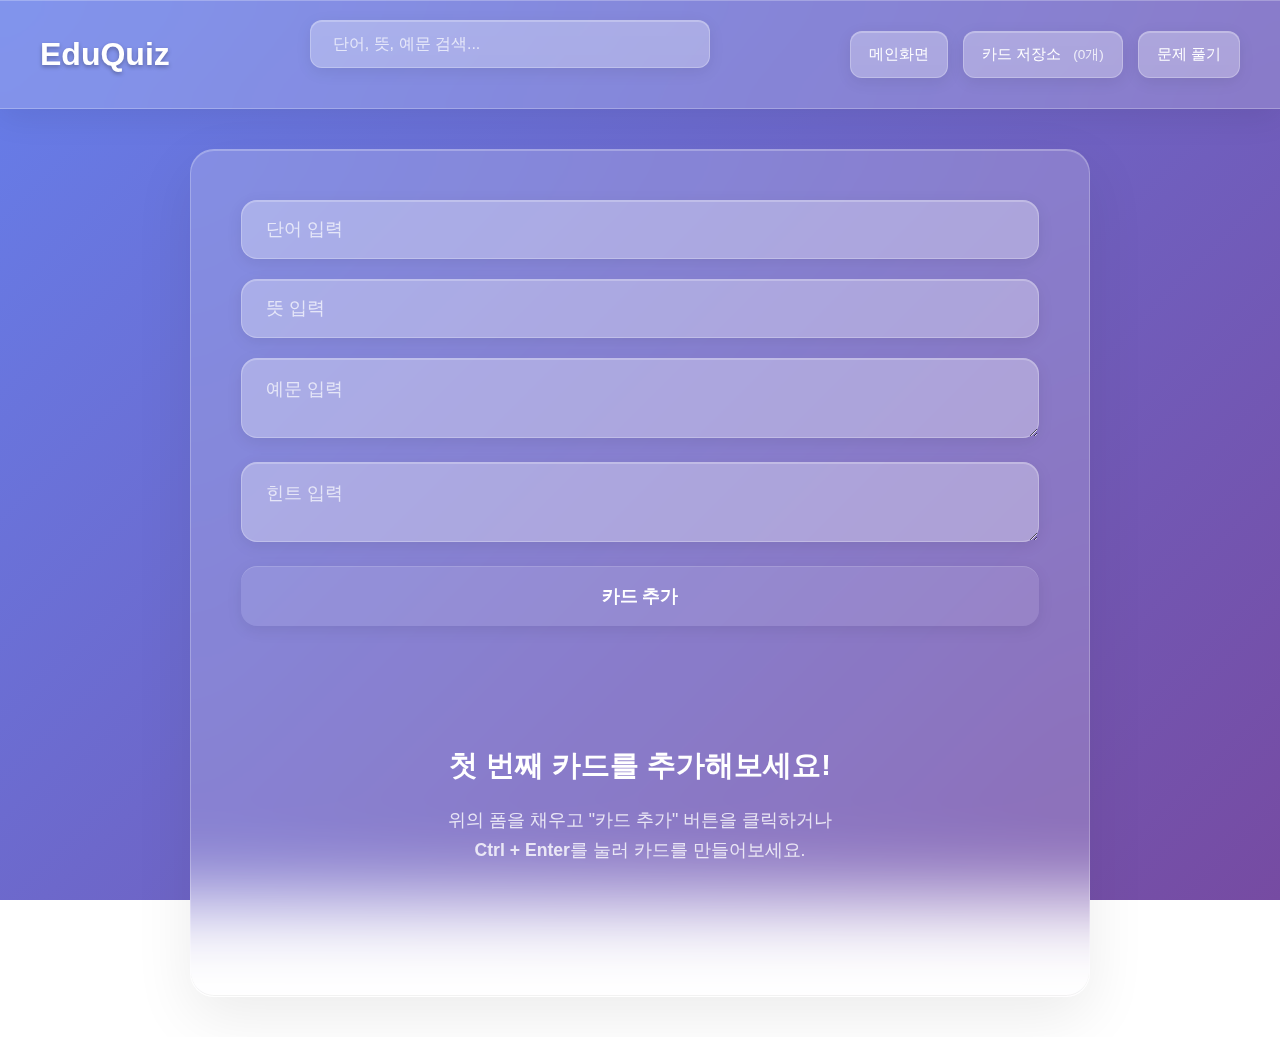
<file: Wordquiz.html>
<!DOCTYPE html>
<html lang="en">
<head>
<meta charset="UTF-8" />
<meta name="viewport" content="width=device-width, initial-scale=1.0"/>
<title>EduQuiz</title>
<style>
* {
margin: 0;
padding: 0;
box-sizing: border-box;
font-family: -apple-system, BlinkMacSystemFont, 'Segoe UI', Roboto, Oxygen,
 Ubuntu, Cantarell, 'Open Sans', 'Helvetica Neue', sans-serif;
 }

/* 수정된 부분: body 높이와 배경 설정 */
body {
  min-height: 100vh; /* height에서 min-height로 변경 */
  background: linear-gradient(135deg, #667eea 0%, #764ba2 100%);
  background-attachment: fixed; /* 배경을 뷰포트에 고정 */
  overflow-x: hidden;
}

/* 대안 방법: html과 body에 모두 적용 */
html {
  background: linear-gradient(135deg, #667eea 0%, #764ba2 100%);
  background-attachment: fixed;
  min-height: 100%;
}

header {
display: flex;
align-items: center;
justify-content: space-between;
padding: 20px 40px;
background: rgba(255, 255, 255, 0.18);
backdrop-filter: blur(30px);
border-bottom: 1px solid rgba(255, 255, 255, 0.25);
position: sticky;
top: 0;
z-index: 1000;
box-shadow: 
  0 8px 32px rgba(0, 0, 0, 0.08),
  0 1px 0px rgba(255, 255, 255, 0.25) inset;
 }
.logo {
    font-size: 2em;
    font-weight: 700;
    color: #fff;
    text-decoration: none;
    text-shadow: 0 2px 4px rgba(0,0,0,0.3);
}
.nav-buttons {
display: flex;
gap: 15px;
 }
.nav-buttons button {
background: rgba(255, 255, 255, 0.15);
backdrop-filter: blur(20px);
border: 1px solid rgba(255, 255, 255, 0.25);
font-size: 0.95rem;
color: white;
cursor: pointer;
padding: 12px 18px;
border-radius: 12px;
transition: all 0.3s cubic-bezier(0.25, 0.46, 0.45, 0.94);
box-shadow: 
  0 4px 16px rgba(0, 0, 0, 0.08),
  0 1px 0px rgba(255, 255, 255, 0.25) inset;
font-weight: 500;
 }
.nav-buttons button:hover {
background: rgba(255, 255, 255, 0.25);
transform: translateY(-2px);
box-shadow: 
  0 8px 24px rgba(0, 0, 0, 0.12),
  0 1px 0px rgba(255, 255, 255, 0.35) inset;
 }
.search-bar {
margin: 0 20px;
flex-grow: 1;
max-width: 400px;
position: relative;
 }
.search-bar input {
width: 100%;
padding: 14px 22px;
border-radius: 12px;
border: 1px solid rgba(255, 255, 255, 0.25);
outline: none;
background: rgba(255, 255, 255, 0.15);
backdrop-filter: blur(20px);
font-size: 1rem;
color: white;
placeholder-color: rgba(255, 255, 255, 0.7);
box-shadow:
0 4px 16px rgba(0, 0, 0, 0.08),
0 1px 0px rgba(255, 255, 255, 0.25) inset;
transition: all 0.3s cubic-bezier(0.25, 0.46, 0.45, 0.94);
 }
.search-bar input::placeholder {
color: rgba(255, 255, 255, 0.7);
}
.search-bar input:focus {
background: rgba(255, 255, 255, 0.25);
border-color: rgba(255, 255, 255, 0.4);
box-shadow:
0 8px 24px rgba(0, 0, 0, 0.12),
0 1px 0px rgba(255, 255, 255, 0.35) inset;
}
.search-clear {
position: absolute;
right: 15px;
top: 50%;
transform: translateY(-50%);
background: none;
border: none;
font-size: 18px;
cursor: pointer;
color: rgba(255, 255, 255, 0.7);
display: none;
transition: color 0.2s ease;
}
.search-clear:hover {
color: white;
}
.card-count {
font-size: 0.85rem;
color: rgba(255, 255, 255, 0.8);
margin-left: 8px;
font-weight: 500;
}
.container {
display: flex;
justify-content: center;
padding: 40px;
 }
.panel {
background: rgba(255, 255, 255, 0.18);
backdrop-filter: blur(40px);
border-radius: 24px;
padding: 50px;
width: 100%;
max-width: 900px;
box-shadow:
0 20px 60px rgba(0, 0, 0, 0.08),
0 1px 0px rgba(255, 255, 255, 0.25) inset,
0 -1px 0px rgba(0, 0, 0, 0.05) inset;
border: 1px solid rgba(255, 255, 255, 0.25);
display: none;
 }
.panel.active {
display: block;
animation: panelFadeIn 0.6s cubic-bezier(0.25, 0.46, 0.45, 0.94);
 }
@keyframes panelFadeIn {
from {
opacity: 0;
transform: translateY(20px);
}
to {
opacity: 1;
transform: translateY(0);
}
}
input, textarea {
width: 100%;
padding: 18px 24px;
margin-bottom: 20px;
border: 1px solid rgba(255, 255, 255, 0.25);
border-radius: 16px;
background: rgba(255, 255, 255, 0.15);
backdrop-filter: blur(20px);
outline: none;
font-size: 1.1rem;
color: white;
box-shadow:
0 4px 16px rgba(0, 0, 0, 0.08),
0 1px 0px rgba(255, 255, 255, 0.25) inset;
transition: all 0.3s cubic-bezier(0.25, 0.46, 0.45, 0.94);
 }
input::placeholder, textarea::placeholder {
color: rgba(255, 255, 255, 0.7);
}
input:focus, textarea:focus {
background: rgba(255, 255, 255, 0.25);
border-color: rgba(255, 255, 255, 0.4);
box-shadow:
0 8px 24px rgba(0, 0, 0, 0.12),
0 1px 0px rgba(255, 255, 255, 0.35) inset;
}
button.add-card {
padding: 18px;
width: 100%;
background: linear-gradient(135deg, #007AFF 0%, #5856D6 100%);
color: white;
border: none;
border-radius: 16px;
font-size: 1.1rem;
font-weight: 600;
cursor: pointer;
transition: all 0.3s cubic-bezier(0.25, 0.46, 0.45, 0.94);
box-shadow: 
  0 8px 24px rgba(0, 122, 255, 0.25),
  0 1px 0px rgba(255, 255, 255, 0.25) inset;
 }
button.add-card:hover {
transform: translateY(-3px);
box-shadow: 
  0 16px 40px rgba(0, 122, 255, 0.3),
  0 1px 0px rgba(255, 255, 255, 0.35) inset;
}
button.add-card:disabled {
background: rgba(255, 255, 255, 0.1);
cursor: not-allowed;
transform: none;
box-shadow: 
  0 4px 16px rgba(0, 0, 0, 0.08),
  0 1px 0px rgba(255, 255, 255, 0.15) inset;
}
.cards {
margin-top: 40px;
display: flex;
flex-direction: column;
gap: 24px;
 }
.card {
background: rgba(255, 255, 255, 0.15);
backdrop-filter: blur(30px);
border-radius: 20px;
padding: 28px;
position: relative;
transition: all 0.4s cubic-bezier(0.25, 0.46, 0.45, 0.94);
animation: fadeIn 0.6s ease;
border: 1px solid rgba(255, 255, 255, 0.25);
box-shadow:
0 8px 32px rgba(0, 0, 0, 0.08),
0 1px 0px rgba(255, 255, 255, 0.25) inset,
0 -1px 0px rgba(0, 0, 0, 0.03) inset;
 }
.card:hover {
transform: translateY(-4px);
box-shadow:
0 16px 48px rgba(0, 0, 0, 0.12),
0 1px 0px rgba(255, 255, 255, 0.35) inset,
0 -1px 0px rgba(0, 0, 0, 0.05) inset;
background: rgba(255, 255, 255, 0.2);
}
.card h3 {
margin-bottom: 12px;
font-size: 1.4rem;
color: white;
font-weight: 700;
 }
.card .meaning {
color: rgba(255, 255, 255, 0.9);
margin-bottom: 12px;
font-size: 1.1rem;
font-weight: 500;
}
.card .example {
color: rgba(255, 255, 255, 0.8);
font-style: italic;
margin-bottom: 12px;
font-size: 1rem;
}
.hint {
display: none;
margin-top: 15px;
color: white;
background: rgba(255, 255, 255, 0.12);
backdrop-filter: blur(20px);
padding: 16px 20px;
border-radius: 14px;
border: 1px solid rgba(255, 255, 255, 0.25);
box-shadow:
0 4px 16px rgba(0, 0, 0, 0.08),
0 1px 0px rgba(255, 255, 255, 0.25) inset;
 }
.card button {
margin-top: 15px;
margin-right: 12px;
background: rgba(255, 255, 255, 0.15);
backdrop-filter: blur(20px);
border: 1px solid rgba(255, 255, 255, 0.25);
color: white;
padding: 10px 16px;
border-radius: 12px;
cursor: pointer;
transition: all 0.3s cubic-bezier(0.25, 0.46, 0.45, 0.94);
font-weight: 500;
box-shadow: 
  0 4px 16px rgba(0, 0, 0, 0.08),
  0 1px 0px rgba(255, 255, 255, 0.25) inset;
 }
.card button:hover {
background: rgba(255, 255, 255, 0.25);
transform: translateY(-2px);
box-shadow: 
  0 8px 24px rgba(0, 0, 0, 0.12),
  0 1px 0px rgba(255, 255, 255, 0.35) inset;
}
.card button[style*="background: #ff3b30"] {
background: rgba(255, 59, 48, 0.8) !important;
backdrop-filter: blur(20px);
}
.card button[style*="background: #ff3b30"]:hover {
background: rgba(255, 59, 48, 0.9) !important;
}
.favorite {
position: absolute;
top: 20px;
right: 20px;
font-size: 22px;
cursor: pointer;
color: #FF9500;
transition: all 0.3s cubic-bezier(0.25, 0.46, 0.45, 0.94);
filter: drop-shadow(0 2px 8px rgba(255, 149, 0, 0.25));
 }
.favorite:hover {
transform: scale(1.2);
color: #FF9F0A;
}
.favorite.inactive {
color: rgba(255, 255, 255, 0.4);
 }
.empty-state {
text-align: center;
padding: 80px 30px;
color: rgba(255, 255, 255, 0.8);
}
.empty-state h3 {
font-size: 1.8rem;
margin-bottom: 20px;
color: white;
font-weight: 700;
}
.empty-state p {
font-size: 1.1rem;
line-height: 1.7;
}
.loading-toast {
position: fixed;
top: 120px;
right: -20px;
background: rgba(255, 255, 255, 0.18);
backdrop-filter: blur(30px);
color: white;
padding: 16px 50px;
border-radius: 14px;
font-size: 0.95rem;
font-weight: 500;
z-index: 1001;
transform: translateX(120%) scale(0.8);
transition: all 0.4s cubic-bezier(0.34, 1.56, 0.64, 1);
border: 1px solid rgba(255, 255, 255, 0.25);
box-shadow: 
  0 12px 32px rgba(0, 0, 0, 0.12),
  0 1px 0px rgba(255, 255, 255, 0.25) inset;
}
.loading-toast.show {
transform: translateX(0) scale(1);
}
.loading-toast.success {
background: rgba(52, 199, 89, 0.2);
border-color: rgba(52, 199, 89, 0.35);
}
.loading-toast.error {
background: rgba(255, 59, 48, 0.2);
border-color: rgba(255, 59, 48, 0.35);
}
@keyframes fadeIn {
 from {
opacity: 0;
transform: translateY(20px);
 }
 to {
opacity: 1;
transform: translateY(0);
 }
 }
.quiz-section {
position: fixed;
top: 0;
left: 0;
width: 100vw;
height: 100vh;
background: rgba(0, 0, 0, 0.5);
backdrop-filter: blur(20px);
display: none;
justify-content: center;
align-items: center;
z-index: 2000;
}
.quiz-container {
background: rgba(255, 255, 255, 0.18);
backdrop-filter: blur(50px);
border-radius: 28px;
padding: 60px;
width: 90%;
max-width: 800px;
box-shadow:
0 30px 80px rgba(0, 0, 0, 0.15),
0 1px 0px rgba(255, 255, 255, 0.25) inset,
0 -1px 0px rgba(0, 0, 0, 0.05) inset;
border: 1px solid rgba(255, 255, 255, 0.25);
text-align: center;
position: relative;
animation: slideIn 0.5s cubic-bezier(0.25, 0.46, 0.45, 0.94);
}
.quiz-close {
position: absolute;
top: 25px;
right: 30px;
background: rgba(255, 255, 255, 0.12);
backdrop-filter: blur(20px);
border: 1px solid rgba(255, 255, 255, 0.25);
width: 40px;
height: 40px;
border-radius: 50%;
font-size: 20px;
cursor: pointer;
color: white;
transition: all 0.3s cubic-bezier(0.25, 0.46, 0.45, 0.94);
display: flex;
align-items: center;
justify-content: center;
}
.quiz-close:hover {
background: rgba(255, 255, 255, 0.2);
transform: scale(1.1);
}
.quiz-progress {
display: flex;
justify-content: space-between;
align-items: center;
margin-bottom: 50px;
font-size: 1rem;
color: rgba(255, 255, 255, 0.8);
font-weight: 500;
}
.quiz-progress-bar {
flex-grow: 1;
margin: 0 25px;
height: 6px;
background: rgba(255, 255, 255, 0.25);
border-radius: 3px;
overflow: hidden;
backdrop-filter: blur(10px);
}
.quiz-progress-fill {
height: 100%;
background: linear-gradient(90deg, #007AFF, #5856D6);
transition: width 0.4s cubic-bezier(0.25, 0.46, 0.45, 0.94);
border-radius: 3px;
}
.quiz-word {
font-size: 3.5rem;
font-weight: 700;
margin: 40px 0;
color: white;
text-shadow: 0 4px 16px rgba(0, 0, 0, 0.15);
}
.quiz-hint,
.quiz-answer {
font-size: 1.4rem;
margin: 25px 0;
min-height: 70px;
display: flex;
align-items: center;
justify-content: center;
}
.quiz-hint {
color: white;
background: rgba(255, 149, 0, 0.18);
backdrop-filter: blur(20px);
border-radius: 16px;
padding: 20px;
border: 1px solid rgba(255, 149, 0, 0.35);
box-shadow: 
  0 8px 24px rgba(255, 149, 0, 0.12),
  0 1px 0px rgba(255, 255, 255, 0.25) inset;
}
.quiz-answer {
color: white;
background: rgba(52, 199, 89, 0.18);
backdrop-filter: blur(20px);
border-radius: 16px;
padding: 20px;
border: 1px solid rgba(52, 199, 89, 0.35);
font-weight: 600;
box-shadow: 
  0 8px 24px rgba(52, 199, 89, 0.12),
  0 1px 0px rgba(255, 255, 255, 0.25) inset;
}
.quiz-buttons {
display: flex;
justify-content: center;
gap: 18px;
margin-top: 50px;
flex-wrap: wrap;
}
.quiz-buttons button {
padding: 16px 28px;
font-size: 1.05rem;
font-weight: 600;
border: none;
border-radius: 16px;
cursor: pointer;
transition: all 0.3s cubic-bezier(0.25, 0.46, 0.45, 0.94);
min-width: 140px;
backdrop-filter: blur(20px);
border: 1px solid rgba(255, 255, 255, 0.25);
box-shadow: 
  0 6px 20px rgba(0, 0, 0, 0.08),
  0 1px 0px rgba(255, 255, 255, 0.25) inset;
}
.quiz-buttons .btn-hint {
background: rgba(255, 149, 0, 0.2);
color: white;
border-color: rgba(255, 149, 0, 0.35);
}
.quiz-buttons .btn-hint:hover {
background: rgba(255, 149, 0, 0.3);
transform: translateY(-3px);
box-shadow: 
  0 12px 32px rgba(255, 149, 0, 0.2),
  0 1px 0px rgba(255, 255, 255, 0.35) inset;
}
.quiz-buttons .btn-answer {
background: rgba(52, 199, 89, 0.2);
color: white;
border-color: rgba(52, 199, 89, 0.35);
}
.quiz-buttons .btn-answer:hover {
background: rgba(52, 199, 89, 0.3);
transform: translateY(-3px);
box-shadow: 
  0 12px 32px rgba(52, 199, 89, 0.2),
  0 1px 0px rgba(255, 255, 255, 0.35) inset;
}
.quiz-buttons .btn-next {
background: rgba(0, 122, 255, 0.2);
color: white;
border-color: rgba(0, 122, 255, 0.35);
}
.quiz-buttons .btn-next:hover {
background: rgba(0, 122, 255, 0.3);
transform: translateY(-3px);
box-shadow: 
  0 12px 32px rgba(0, 122, 255, 0.2),
  0 1px 0px rgba(255, 255, 255, 0.35) inset;
}
.quiz-buttons .btn-close {
background: rgba(255, 59, 48, 0.2);
color: white;
border-color: rgba(255, 59, 48, 0.35);
}
.quiz-buttons .btn-close:hover {
background: rgba(255, 59, 48, 0.3);
transform: translateY(-3px);
box-shadow: 
  0 12px 32px rgba(255, 59, 48, 0.2),
  0 1px 0px rgba(255, 255, 255, 0.35) inset;
}
.quiz-options {
display: flex;
justify-content: center;
gap: 15px;
margin-bottom: 40px;
flex-wrap: wrap;
}
.quiz-options button {
padding: 12px 20px;
background: rgba(255, 255, 255, 0.12);
backdrop-filter: blur(20px);
border: 1px solid rgba(255, 255, 255, 0.25);
color: rgba(255, 255, 255, 0.8);
border-radius: 14px;
cursor: pointer;
transition: all 0.3s cubic-bezier(0.25, 0.46, 0.45, 0.94);
font-size: 0.95rem;
font-weight: 500;
box-shadow: 
  0 4px 16px rgba(0, 0, 0, 0.08),
  0 1px 0px rgba(255, 255, 255, 0.15) inset;
}
.quiz-options button.active {
background: rgba(255, 255, 255, 0.2);
color: white;
border-color: rgba(255, 255, 255, 0.35);
box-shadow: 
  0 8px 24px rgba(0, 0, 0, 0.12),
  0 1px 0px rgba(255, 255, 255, 0.35) inset;
}
.quiz-options button:hover {
background: rgba(255, 255, 255, 0.18);
border-color: rgba(255, 255, 255, 0.35);
color: white;
transform: translateY(-2px);
}
@keyframes slideIn {
from {
opacity: 0;
transform: scale(0.9) translateY(30px);
}
to {
opacity: 1;
transform: scale(1) translateY(0);
}
}
@media (max-width: 768px) {
.quiz-container {
padding: 40px 25px;
margin: 20px;
}
.quiz-word {
font-size: 2.5rem;
}
.quiz-buttons {
flex-direction: column;
}
.quiz-buttons button {
width: 100%;
}
.panel {
padding: 30px 25px;
}
}
.demo-content {
    padding: 100px 40px;
    text-align: center;
    color: white;
}

.demo-card {
    background: rgba(255, 255, 255, 0.15);
    backdrop-filter: blur(30px);
    border-radius: 20px;
    padding: 40px;
    margin: 20px auto;
    max-width: 600px;
    border: 1px solid rgba(255, 255, 255, 0.25);
    box-shadow: 0 8px 32px rgba(0, 0, 0, 0.08);
}

.demo-card h2 {
    font-size: 2rem;
    margin-bottom: 20px;
    color: white;
}

.demo-card p {
    font-size: 1.1rem;
    line-height: 1.8;
    color: rgba(255, 255, 255, 0.9);
    margin-bottom: 15px;
}
    </style>
</head>
<body>
<header>
<a href="index.html" class="logo">EduQuiz</a>
<div class="search-bar">
<input type="text" id="searchInput" placeholder="단어, 뜻, 예문 검색..." oninput="debouncedSearch()" />
<button class="search-clear" id="searchClear" onclick="clearSearch()">×</button>
</div>
<div class="nav-buttons">
<button onclick="showPanel('main')">메인화면</button>
<button onclick="showPanel('storage')">카드 저장소 <span class="card-count" id="cardCount"></span></button>
<button onclick="openQuiz()">문제 풀기</button>
</div>
</header>

<div class="loading-toast" id="loadingToast"></div>

<div class="container">
<div class="panel active" id="main">
<input type="text" id="word" placeholder="단어 입력" />
<input type="text" id="meaning" placeholder="뜻 입력" />
<textarea id="example" placeholder="예문 입력"></textarea>
<textarea id="hint" placeholder="힌트 입력"></textarea>
<button class="add-card" onclick="addCard()" id="addButton">카드 추가</button>
<div class="cards" id="cardContainer"></div>
</div>
<div class="panel" id="storage">
<div class="cards" id="storageCards"></div>
</div>
</div>

<div class="quiz-section" id="quizSection">
<div class="quiz-container">
<button class="quiz-close" onclick="closeQuiz()">×</button>
<div class="quiz-progress">
<span id="quizCurrent">1</span>
<div class="quiz-progress-bar">
<div class="quiz-progress-fill" id="quizProgressFill"></div>
</div>
<span id="quizTotal">0</span>
</div>
<div class="quiz-options">
<button onclick="setQuizMode('all')" class="active" id="quizModeAll">전체 카드</button>
<button onclick="setQuizMode('favorites')" id="quizModeFavorites">즐겨찾기만</button>
<button onclick="setQuizMode('shuffle')" id="quizModeShuffle">랜덤 순서</button>
</div>
<div class="quiz-word" id="quizWord">문제를 불러오는 중...</div>
<div class="quiz-hint" id="quizHint" style="display: none;"></div>
<div class="quiz-answer" id="quizAnswer" style="display: none;"></div>
<div class="quiz-buttons">
<button class="btn-hint" onclick="showQuizHint()">힌트 보기</button>
<button class="btn-answer" onclick="showQuizAnswer()">답 보기</button>
<button class="btn-next" onclick="nextQuiz()">다음 문제</button>
<button class="btn-close" onclick="closeQuiz()">퀴즈 종료</button>
</div>
</div>
</div>

<script>
const wordInput = document.getElementById('word');
const meaningInput = document.getElementById('meaning');
const exampleInput = document.getElementById('example');
const hintInput = document.getElementById('hint');
const searchInput = document.getElementById('searchInput');
const searchClear = document.getElementById('searchClear');
const cardContainer = document.getElementById('cardContainer');
const storageCards = document.getElementById('storageCards');
const quizSection = document.getElementById('quizSection');
const quizWord = document.getElementById('quizWord');
const quizHint = document.getElementById('quizHint');
const quizAnswer = document.getElementById('quizAnswer');
const loadingToast = document.getElementById('loadingToast');
const cardCount = document.getElementById('cardCount');
const addButton = document.getElementById('addButton');

let cards = JSON.parse(localStorage.getItem('cards')) || [];
let currentQuizIndex = 0;
let quizCards = [];
let quizMode = 'all';

// 디바운싱 함수
function debounce(func, wait) {
let timeout;
return function executedFunction(...args) {
const later = () => {
clearTimeout(timeout);
func(...args);
};
clearTimeout(timeout);
timeout = setTimeout(later, wait);
};
}

const debouncedSearch = debounce(() => {
renderCards();
updateSearchClear();
}, 300);

function updateSearchClear() {
if (searchInput.value.trim()) {
searchClear.style.display = 'block';
} else {
searchClear.style.display = 'none';
}
}

function clearSearch() {
searchInput.value = '';
searchClear.style.display = 'none';
renderCards();
}

function showToast(message, type = 'success') {
loadingToast.textContent = message;
loadingToast.className = `loading-toast show ${type}`;
setTimeout(() => {
loadingToast.classList.remove('show');
}, 3000);
}

function updateCardCount() {
cardCount.textContent = `(${cards.length}개)`;
}

function validateForm() {
const isValid = wordInput.value.trim() !== '' && meaningInput.value.trim() !== '';
addButton.disabled = !isValid;
return isValid;
}

// 실시간 폼 검증
wordInput.addEventListener('input', validateForm);
meaningInput.addEventListener('input', validateForm);

// Enter 키로 카드 추가
document.addEventListener('keydown', (e) => {
if (e.ctrlKey && e.key === 'Enter') {
addCard();
}
});

window.onload = () => {
renderCards();
updateCardCount();
validateForm();
};

function showPanel(panelId) {
document.querySelectorAll('.panel').forEach(panel => {
panel.classList.remove('active');
});
document.getElementById(panelId).classList.add('active');
if (panelId === 'storage') renderStorage();
}

function addCard() {
if (!validateForm()) {
showToast('단어와 뜻을 모두 입력해주세요.', 'error');
return;
}

const card = {
word: wordInput.value.trim(),
meaning: meaningInput.value.trim(),
example: exampleInput.value.trim(),
hint: hintInput.value.trim(),
favorite: false,
createdAt: new Date().toISOString()
};

cards.unshift(card); // 최신 카드를 맨 위로
localStorage.setItem('cards', JSON.stringify(cards));

showToast('카드가 추가되었습니다!');
renderCards();
updateCardCount();

// 폼 초기화
wordInput.value = '';
meaningInput.value = '';
exampleInput.value = '';
hintInput.value = '';
validateForm();
wordInput.focus();
}

function renderCards() {
const keyword = searchInput.value.trim().toLowerCase();
cardContainer.innerHTML = '';

let filteredCards = cards.filter(card => 
card.word.toLowerCase().includes(keyword) ||
card.meaning.toLowerCase().includes(keyword) ||
card.example.toLowerCase().includes(keyword) ||
card.hint.toLowerCase().includes(keyword)
);

if (filteredCards.length === 0) {
if (keyword) {
cardContainer.innerHTML = `
<div class="empty-state">
<h3>검색 결과가 없습니다</h3>
<p>"${keyword}"와 관련된 카드를 찾을 수 없습니다.<br>다른 키워드로 검색해보세요.</p>
</div>
`;
} else if (cards.length === 0) {
cardContainer.innerHTML = `
<div class="empty-state">
<h3>첫 번째 카드를 추가해보세요!</h3>
<p>위의 폼을 채우고 "카드 추가" 버튼을 클릭하거나<br><strong>Ctrl + Enter</strong>를 눌러 카드를 만들어보세요.</p>
</div>
`;
}
return;
}

filteredCards.forEach((card, index) => {
const originalIndex = cards.indexOf(card);
const div = document.createElement('div');
div.className = 'card';
div.innerHTML = `
<div class="favorite ${card.favorite ? '' : 'inactive'}" onclick="toggleFavorite(${originalIndex}, this)" title="즐겨찾기">★</div>
<h3>${highlightText(card.word, keyword)}</h3>
<div class="meaning">${highlightText(card.meaning, keyword)}</div>
${card.example ? `<div class="example">"${highlightText(card.example, keyword)}"</div>` : ''}
<button onclick="toggleHint(this)">힌트 보기</button>
<div class="hint">${highlightText(card.hint || '힌트가 없습니다.', keyword)}</div>
<button onclick="deleteCard(${originalIndex})" style="background: #ff3b30; color: white;">삭제</button>
`;
cardContainer.appendChild(div);
});
}

function highlightText(text, keyword) {
if (!keyword || !text) return text;
const regex = new RegExp(`(${keyword})`, 'gi');
return text.replace(regex, '<mark style="background: yellow; padding: 2px 4px; border-radius: 3px;">$1</mark>');
}

function renderStorage() {
storageCards.innerHTML = '';

if (cards.length === 0) {
storageCards.innerHTML = `
<div class="empty-state">
<h3>저장된 카드가 없습니다</h3>
<p>메인화면에서 카드를 추가하면<br>여기에서 모든 카드를 확인할 수 있습니다.</p>
</div>
`;
return;
}

cards.forEach((card, index) => {
const div = document.createElement('div');
div.className = 'card';
div.innerHTML = `
<div class="favorite ${card.favorite ? '' : 'inactive'}" onclick="toggleFavorite(${index}, this)" title="즐겨찾기">★</div>
<h3>${card.word}</h3>
<div class="meaning">${card.meaning}</div>
${card.example ? `<div class="example">"${card.example}"</div>` : ''}
${card.hint ? `<p><strong>힌트:</strong> ${card.hint}</p>` : ''}
<button onclick="deleteCard(${index})" style="background: #ff3b30; color: white;">삭제</button>
`;
storageCards.appendChild(div);
});
}

function toggleHint(button) {
const hintDiv = button.nextElementSibling;
hintDiv.style.display = hintDiv.style.display === 'block' ? 'none' : 'block';
button.textContent = hintDiv.style.display === 'block' ? '힌트 숨기기' : '힌트 보기';
}

function deleteCard(index) {
if (confirm('정말로 이 카드를 삭제하시겠습니까?')) {
const deletedCard = cards[index];
cards.splice(index, 1);
localStorage.setItem('cards', JSON.stringify(cards));
showToast(`"${deletedCard.word}" 카드가 삭제되었습니다.`);
renderCards();
renderStorage();
updateCardCount();
}
}

function toggleFavorite(index, el) {
cards[index].favorite = !cards[index].favorite;
el.classList.toggle('inactive');
localStorage.setItem('cards', JSON.stringify(cards));
const status = cards[index].favorite ? '추가' : '제거';
showToast(`즐겨찾기에서 ${status}되었습니다.`);
}

// 퀴즈 관련 함수들
function openQuiz() {
if (cards.length === 0) {
showToast('퀴즈를 시작하려면 카드를 먼저 추가해주세요.', 'error');
return;
}
quizSection.style.display = 'flex';
document.body.style.overflow = 'hidden';
setupQuiz();
}

function closeQuiz() {
quizSection.style.display = 'none';
document.body.style.overflow = 'auto';
}

function setQuizMode(mode) {
quizMode = mode;
document.querySelectorAll('.quiz-options button').forEach(btn => {
btn.classList.remove('active');
});
document.getElementById(`quizMode${mode.charAt(0).toUpperCase() + mode.slice(1)}`).classList.add('active');
setupQuiz();
}

function setupQuiz() {
switch(quizMode) {
case 'all':
quizCards = [...cards];
break;
case 'favorites':
quizCards = cards.filter(card => card.favorite);
if (quizCards.length === 0) {
showToast('즐겨찾기한 카드가 없습니다.', 'error');
quizCards = [...cards];
setQuizMode('all');
}
break;
case 'shuffle':
quizCards = [...cards].sort(() => Math.random() - 0.5);
break;
}
currentQuizIndex = 0;
updateQuizProgress();
displayQuiz();
}

function updateQuizProgress() {
document.getElementById('quizCurrent').textContent = currentQuizIndex + 1;
document.getElementById('quizTotal').textContent = quizCards.length;
const progress = ((currentQuizIndex + 1) / quizCards.length) * 100;
document.getElementById('quizProgressFill').style.width = `${progress}%`;
}

function displayQuiz() {
if (quizCards.length === 0) {
quizWord.textContent = '카드가 없습니다.';
quizHint.style.display = 'none';
quizAnswer.style.display = 'none';
return;
}

const card = quizCards[currentQuizIndex];
quizWord.textContent = card.word;
quizHint.style.display = 'none';
quizAnswer.style.display = 'none';
updateQuizProgress();
}

function showQuizHint() {
if (quizCards.length === 0) return;
const card = quizCards[currentQuizIndex];
quizHint.textContent = card.hint || '힌트가 없습니다.';
quizHint.style.display = 'flex';
}

function showQuizAnswer() {
if (quizCards.length === 0) return;
const card = quizCards[currentQuizIndex];
let answerText = card.meaning;
if (card.example) {
answerText += `\n예문: "${card.example}"`;
}
quizAnswer.innerHTML = answerText.replace(/\n/g, '<br>');
quizAnswer.style.display = 'flex';
}

function nextQuiz() {
if (quizCards.length === 0) return;
currentQuizIndex = (currentQuizIndex + 1) % quizCards.length;
displayQuiz();
}

// 키보드 단축키
document.addEventListener('keydown', (e) => {
if (quizSection.style.display === 'flex') {
switch(e.key) {
case 'h':
case 'H':
showQuizHint();
break;
case 'a':
case 'A':
showQuizAnswer();
break;
case 'n':
case 'N':
case ' ':
case 'ArrowRight':
nextQuiz();
break;
case 'Escape':
closeQuiz();
break;
}
}
});
</script>
</body>
</html>
</file>
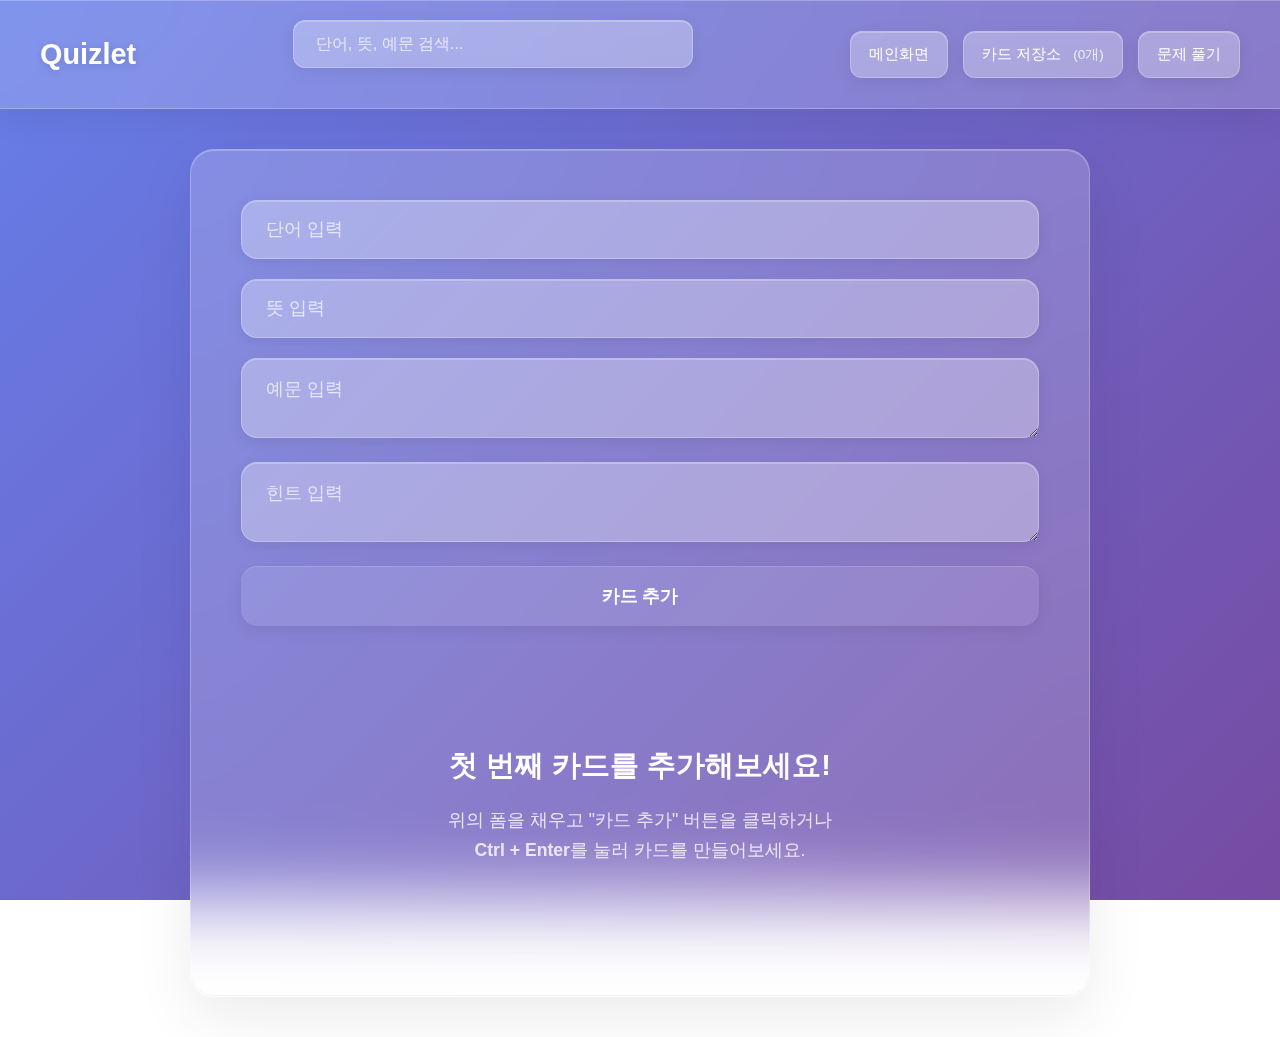
<file: 최종코드.html>
<!DOCTYPE html>
<html lang="en">
<head>
<meta charset="UTF-8" />
<meta name="viewport" content="width=device-width, initial-scale=1.0"/>
<title>Quizlet</title>
<style>
* {
margin: 0;
padding: 0;
box-sizing: border-box;
font-family: -apple-system, BlinkMacSystemFont, 'Segoe UI', Roboto, Oxygen,
 Ubuntu, Cantarell, 'Open Sans', 'Helvetica Neue', sans-serif;
 }

/* 수정된 부분: body 높이와 배경 설정 */
body {
  min-height: 100vh; /* height에서 min-height로 변경 */
  background: linear-gradient(135deg, #667eea 0%, #764ba2 100%);
  background-attachment: fixed; /* 배경을 뷰포트에 고정 */
  overflow-x: hidden;
}

/* 대안 방법: html과 body에 모두 적용 */
html {
  background: linear-gradient(135deg, #667eea 0%, #764ba2 100%);
  background-attachment: fixed;
  min-height: 100%;
}

header {
display: flex;
align-items: center;
justify-content: space-between;
padding: 20px 40px;
background: rgba(255, 255, 255, 0.18);
backdrop-filter: blur(30px);
border-bottom: 1px solid rgba(255, 255, 255, 0.25);
position: sticky;
top: 0;
z-index: 1000;
box-shadow: 
  0 8px 32px rgba(0, 0, 0, 0.08),
  0 1px 0px rgba(255, 255, 255, 0.25) inset;
 }
.logo {
font-size: 1.8rem;
font-weight: 700;
color: white;
text-shadow: 0 2px 8px rgba(0, 0, 0, 0.15);
 }
.nav-buttons {
display: flex;
gap: 15px;
 }
.nav-buttons button {
background: rgba(255, 255, 255, 0.15);
backdrop-filter: blur(20px);
border: 1px solid rgba(255, 255, 255, 0.25);
font-size: 0.95rem;
color: white;
cursor: pointer;
padding: 12px 18px;
border-radius: 12px;
transition: all 0.3s cubic-bezier(0.25, 0.46, 0.45, 0.94);
box-shadow: 
  0 4px 16px rgba(0, 0, 0, 0.08),
  0 1px 0px rgba(255, 255, 255, 0.25) inset;
font-weight: 500;
 }
.nav-buttons button:hover {
background: rgba(255, 255, 255, 0.25);
transform: translateY(-2px);
box-shadow: 
  0 8px 24px rgba(0, 0, 0, 0.12),
  0 1px 0px rgba(255, 255, 255, 0.35) inset;
 }
.search-bar {
margin: 0 20px;
flex-grow: 1;
max-width: 400px;
position: relative;
 }
.search-bar input {
width: 100%;
padding: 14px 22px;
border-radius: 12px;
border: 1px solid rgba(255, 255, 255, 0.25);
outline: none;
background: rgba(255, 255, 255, 0.15);
backdrop-filter: blur(20px);
font-size: 1rem;
color: white;
placeholder-color: rgba(255, 255, 255, 0.7);
box-shadow:
0 4px 16px rgba(0, 0, 0, 0.08),
0 1px 0px rgba(255, 255, 255, 0.25) inset;
transition: all 0.3s cubic-bezier(0.25, 0.46, 0.45, 0.94);
 }
.search-bar input::placeholder {
color: rgba(255, 255, 255, 0.7);
}
.search-bar input:focus {
background: rgba(255, 255, 255, 0.25);
border-color: rgba(255, 255, 255, 0.4);
box-shadow:
0 8px 24px rgba(0, 0, 0, 0.12),
0 1px 0px rgba(255, 255, 255, 0.35) inset;
}
.search-clear {
position: absolute;
right: 15px;
top: 50%;
transform: translateY(-50%);
background: none;
border: none;
font-size: 18px;
cursor: pointer;
color: rgba(255, 255, 255, 0.7);
display: none;
transition: color 0.2s ease;
}
.search-clear:hover {
color: white;
}
.card-count {
font-size: 0.85rem;
color: rgba(255, 255, 255, 0.8);
margin-left: 8px;
font-weight: 500;
}
.container {
display: flex;
justify-content: center;
padding: 40px;
 }
.panel {
background: rgba(255, 255, 255, 0.18);
backdrop-filter: blur(40px);
border-radius: 24px;
padding: 50px;
width: 100%;
max-width: 900px;
box-shadow:
0 20px 60px rgba(0, 0, 0, 0.08),
0 1px 0px rgba(255, 255, 255, 0.25) inset,
0 -1px 0px rgba(0, 0, 0, 0.05) inset;
border: 1px solid rgba(255, 255, 255, 0.25);
display: none;
 }
.panel.active {
display: block;
animation: panelFadeIn 0.6s cubic-bezier(0.25, 0.46, 0.45, 0.94);
 }
@keyframes panelFadeIn {
from {
opacity: 0;
transform: translateY(20px);
}
to {
opacity: 1;
transform: translateY(0);
}
}
input, textarea {
width: 100%;
padding: 18px 24px;
margin-bottom: 20px;
border: 1px solid rgba(255, 255, 255, 0.25);
border-radius: 16px;
background: rgba(255, 255, 255, 0.15);
backdrop-filter: blur(20px);
outline: none;
font-size: 1.1rem;
color: white;
box-shadow:
0 4px 16px rgba(0, 0, 0, 0.08),
0 1px 0px rgba(255, 255, 255, 0.25) inset;
transition: all 0.3s cubic-bezier(0.25, 0.46, 0.45, 0.94);
 }
input::placeholder, textarea::placeholder {
color: rgba(255, 255, 255, 0.7);
}
input:focus, textarea:focus {
background: rgba(255, 255, 255, 0.25);
border-color: rgba(255, 255, 255, 0.4);
box-shadow:
0 8px 24px rgba(0, 0, 0, 0.12),
0 1px 0px rgba(255, 255, 255, 0.35) inset;
}
button.add-card {
padding: 18px;
width: 100%;
background: linear-gradient(135deg, #007AFF 0%, #5856D6 100%);
color: white;
border: none;
border-radius: 16px;
font-size: 1.1rem;
font-weight: 600;
cursor: pointer;
transition: all 0.3s cubic-bezier(0.25, 0.46, 0.45, 0.94);
box-shadow: 
  0 8px 24px rgba(0, 122, 255, 0.25),
  0 1px 0px rgba(255, 255, 255, 0.25) inset;
 }
button.add-card:hover {
transform: translateY(-3px);
box-shadow: 
  0 16px 40px rgba(0, 122, 255, 0.3),
  0 1px 0px rgba(255, 255, 255, 0.35) inset;
}
button.add-card:disabled {
background: rgba(255, 255, 255, 0.1);
cursor: not-allowed;
transform: none;
box-shadow: 
  0 4px 16px rgba(0, 0, 0, 0.08),
  0 1px 0px rgba(255, 255, 255, 0.15) inset;
}
.cards {
margin-top: 40px;
display: flex;
flex-direction: column;
gap: 24px;
 }
.card {
background: rgba(255, 255, 255, 0.15);
backdrop-filter: blur(30px);
border-radius: 20px;
padding: 28px;
position: relative;
transition: all 0.4s cubic-bezier(0.25, 0.46, 0.45, 0.94);
animation: fadeIn 0.6s ease;
border: 1px solid rgba(255, 255, 255, 0.25);
box-shadow:
0 8px 32px rgba(0, 0, 0, 0.08),
0 1px 0px rgba(255, 255, 255, 0.25) inset,
0 -1px 0px rgba(0, 0, 0, 0.03) inset;
 }
.card:hover {
transform: translateY(-4px);
box-shadow:
0 16px 48px rgba(0, 0, 0, 0.12),
0 1px 0px rgba(255, 255, 255, 0.35) inset,
0 -1px 0px rgba(0, 0, 0, 0.05) inset;
background: rgba(255, 255, 255, 0.2);
}
.card h3 {
margin-bottom: 12px;
font-size: 1.4rem;
color: white;
font-weight: 700;
 }
.card .meaning {
color: rgba(255, 255, 255, 0.9);
margin-bottom: 12px;
font-size: 1.1rem;
font-weight: 500;
}
.card .example {
color: rgba(255, 255, 255, 0.8);
font-style: italic;
margin-bottom: 12px;
font-size: 1rem;
}
.hint {
display: none;
margin-top: 15px;
color: white;
background: rgba(255, 255, 255, 0.12);
backdrop-filter: blur(20px);
padding: 16px 20px;
border-radius: 14px;
border: 1px solid rgba(255, 255, 255, 0.25);
box-shadow:
0 4px 16px rgba(0, 0, 0, 0.08),
0 1px 0px rgba(255, 255, 255, 0.25) inset;
 }
.card button {
margin-top: 15px;
margin-right: 12px;
background: rgba(255, 255, 255, 0.15);
backdrop-filter: blur(20px);
border: 1px solid rgba(255, 255, 255, 0.25);
color: white;
padding: 10px 16px;
border-radius: 12px;
cursor: pointer;
transition: all 0.3s cubic-bezier(0.25, 0.46, 0.45, 0.94);
font-weight: 500;
box-shadow: 
  0 4px 16px rgba(0, 0, 0, 0.08),
  0 1px 0px rgba(255, 255, 255, 0.25) inset;
 }
.card button:hover {
background: rgba(255, 255, 255, 0.25);
transform: translateY(-2px);
box-shadow: 
  0 8px 24px rgba(0, 0, 0, 0.12),
  0 1px 0px rgba(255, 255, 255, 0.35) inset;
}
.card button[style*="background: #ff3b30"] {
background: rgba(255, 59, 48, 0.8) !important;
backdrop-filter: blur(20px);
}
.card button[style*="background: #ff3b30"]:hover {
background: rgba(255, 59, 48, 0.9) !important;
}
.favorite {
position: absolute;
top: 20px;
right: 20px;
font-size: 22px;
cursor: pointer;
color: #FF9500;
transition: all 0.3s cubic-bezier(0.25, 0.46, 0.45, 0.94);
filter: drop-shadow(0 2px 8px rgba(255, 149, 0, 0.25));
 }
.favorite:hover {
transform: scale(1.2);
color: #FF9F0A;
}
.favorite.inactive {
color: rgba(255, 255, 255, 0.4);
 }
.empty-state {
text-align: center;
padding: 80px 30px;
color: rgba(255, 255, 255, 0.8);
}
.empty-state h3 {
font-size: 1.8rem;
margin-bottom: 20px;
color: white;
font-weight: 700;
}
.empty-state p {
font-size: 1.1rem;
line-height: 1.7;
}
.loading-toast {
position: fixed;
top: 120px;
right: -20px;
background: rgba(255, 255, 255, 0.18);
backdrop-filter: blur(30px);
color: white;
padding: 16px 50px;
border-radius: 14px;
font-size: 0.95rem;
font-weight: 500;
z-index: 1001;
transform: translateX(120%) scale(0.8);
transition: all 0.4s cubic-bezier(0.34, 1.56, 0.64, 1);
border: 1px solid rgba(255, 255, 255, 0.25);
box-shadow: 
  0 12px 32px rgba(0, 0, 0, 0.12),
  0 1px 0px rgba(255, 255, 255, 0.25) inset;
}
.loading-toast.show {
transform: translateX(0) scale(1);
}
.loading-toast.success {
background: rgba(52, 199, 89, 0.2);
border-color: rgba(52, 199, 89, 0.35);
}
.loading-toast.error {
background: rgba(255, 59, 48, 0.2);
border-color: rgba(255, 59, 48, 0.35);
}
@keyframes fadeIn {
 from {
opacity: 0;
transform: translateY(20px);
 }
 to {
opacity: 1;
transform: translateY(0);
 }
 }
.quiz-section {
position: fixed;
top: 0;
left: 0;
width: 100vw;
height: 100vh;
background: rgba(0, 0, 0, 0.5);
backdrop-filter: blur(20px);
display: none;
justify-content: center;
align-items: center;
z-index: 2000;
}
.quiz-container {
background: rgba(255, 255, 255, 0.18);
backdrop-filter: blur(50px);
border-radius: 28px;
padding: 60px;
width: 90%;
max-width: 800px;
box-shadow:
0 30px 80px rgba(0, 0, 0, 0.15),
0 1px 0px rgba(255, 255, 255, 0.25) inset,
0 -1px 0px rgba(0, 0, 0, 0.05) inset;
border: 1px solid rgba(255, 255, 255, 0.25);
text-align: center;
position: relative;
animation: slideIn 0.5s cubic-bezier(0.25, 0.46, 0.45, 0.94);
}
.quiz-close {
position: absolute;
top: 25px;
right: 30px;
background: rgba(255, 255, 255, 0.12);
backdrop-filter: blur(20px);
border: 1px solid rgba(255, 255, 255, 0.25);
width: 40px;
height: 40px;
border-radius: 50%;
font-size: 20px;
cursor: pointer;
color: white;
transition: all 0.3s cubic-bezier(0.25, 0.46, 0.45, 0.94);
display: flex;
align-items: center;
justify-content: center;
}
.quiz-close:hover {
background: rgba(255, 255, 255, 0.2);
transform: scale(1.1);
}
.quiz-progress {
display: flex;
justify-content: space-between;
align-items: center;
margin-bottom: 50px;
font-size: 1rem;
color: rgba(255, 255, 255, 0.8);
font-weight: 500;
}
.quiz-progress-bar {
flex-grow: 1;
margin: 0 25px;
height: 6px;
background: rgba(255, 255, 255, 0.25);
border-radius: 3px;
overflow: hidden;
backdrop-filter: blur(10px);
}
.quiz-progress-fill {
height: 100%;
background: linear-gradient(90deg, #007AFF, #5856D6);
transition: width 0.4s cubic-bezier(0.25, 0.46, 0.45, 0.94);
border-radius: 3px;
}
.quiz-word {
font-size: 3.5rem;
font-weight: 700;
margin: 40px 0;
color: white;
text-shadow: 0 4px 16px rgba(0, 0, 0, 0.15);
}
.quiz-hint,
.quiz-answer {
font-size: 1.4rem;
margin: 25px 0;
min-height: 70px;
display: flex;
align-items: center;
justify-content: center;
}
.quiz-hint {
color: white;
background: rgba(255, 149, 0, 0.18);
backdrop-filter: blur(20px);
border-radius: 16px;
padding: 20px;
border: 1px solid rgba(255, 149, 0, 0.35);
box-shadow: 
  0 8px 24px rgba(255, 149, 0, 0.12),
  0 1px 0px rgba(255, 255, 255, 0.25) inset;
}
.quiz-answer {
color: white;
background: rgba(52, 199, 89, 0.18);
backdrop-filter: blur(20px);
border-radius: 16px;
padding: 20px;
border: 1px solid rgba(52, 199, 89, 0.35);
font-weight: 600;
box-shadow: 
  0 8px 24px rgba(52, 199, 89, 0.12),
  0 1px 0px rgba(255, 255, 255, 0.25) inset;
}
.quiz-buttons {
display: flex;
justify-content: center;
gap: 18px;
margin-top: 50px;
flex-wrap: wrap;
}
.quiz-buttons button {
padding: 16px 28px;
font-size: 1.05rem;
font-weight: 600;
border: none;
border-radius: 16px;
cursor: pointer;
transition: all 0.3s cubic-bezier(0.25, 0.46, 0.45, 0.94);
min-width: 140px;
backdrop-filter: blur(20px);
border: 1px solid rgba(255, 255, 255, 0.25);
box-shadow: 
  0 6px 20px rgba(0, 0, 0, 0.08),
  0 1px 0px rgba(255, 255, 255, 0.25) inset;
}
.quiz-buttons .btn-hint {
background: rgba(255, 149, 0, 0.2);
color: white;
border-color: rgba(255, 149, 0, 0.35);
}
.quiz-buttons .btn-hint:hover {
background: rgba(255, 149, 0, 0.3);
transform: translateY(-3px);
box-shadow: 
  0 12px 32px rgba(255, 149, 0, 0.2),
  0 1px 0px rgba(255, 255, 255, 0.35) inset;
}
.quiz-buttons .btn-answer {
background: rgba(52, 199, 89, 0.2);
color: white;
border-color: rgba(52, 199, 89, 0.35);
}
.quiz-buttons .btn-answer:hover {
background: rgba(52, 199, 89, 0.3);
transform: translateY(-3px);
box-shadow: 
  0 12px 32px rgba(52, 199, 89, 0.2),
  0 1px 0px rgba(255, 255, 255, 0.35) inset;
}
.quiz-buttons .btn-next {
background: rgba(0, 122, 255, 0.2);
color: white;
border-color: rgba(0, 122, 255, 0.35);
}
.quiz-buttons .btn-next:hover {
background: rgba(0, 122, 255, 0.3);
transform: translateY(-3px);
box-shadow: 
  0 12px 32px rgba(0, 122, 255, 0.2),
  0 1px 0px rgba(255, 255, 255, 0.35) inset;
}
.quiz-buttons .btn-close {
background: rgba(255, 59, 48, 0.2);
color: white;
border-color: rgba(255, 59, 48, 0.35);
}
.quiz-buttons .btn-close:hover {
background: rgba(255, 59, 48, 0.3);
transform: translateY(-3px);
box-shadow: 
  0 12px 32px rgba(255, 59, 48, 0.2),
  0 1px 0px rgba(255, 255, 255, 0.35) inset;
}
.quiz-options {
display: flex;
justify-content: center;
gap: 15px;
margin-bottom: 40px;
flex-wrap: wrap;
}
.quiz-options button {
padding: 12px 20px;
background: rgba(255, 255, 255, 0.12);
backdrop-filter: blur(20px);
border: 1px solid rgba(255, 255, 255, 0.25);
color: rgba(255, 255, 255, 0.8);
border-radius: 14px;
cursor: pointer;
transition: all 0.3s cubic-bezier(0.25, 0.46, 0.45, 0.94);
font-size: 0.95rem;
font-weight: 500;
box-shadow: 
  0 4px 16px rgba(0, 0, 0, 0.08),
  0 1px 0px rgba(255, 255, 255, 0.15) inset;
}
.quiz-options button.active {
background: rgba(255, 255, 255, 0.2);
color: white;
border-color: rgba(255, 255, 255, 0.35);
box-shadow: 
  0 8px 24px rgba(0, 0, 0, 0.12),
  0 1px 0px rgba(255, 255, 255, 0.35) inset;
}
.quiz-options button:hover {
background: rgba(255, 255, 255, 0.18);
border-color: rgba(255, 255, 255, 0.35);
color: white;
transform: translateY(-2px);
}
@keyframes slideIn {
from {
opacity: 0;
transform: scale(0.9) translateY(30px);
}
to {
opacity: 1;
transform: scale(1) translateY(0);
}
}
@media (max-width: 768px) {
.quiz-container {
padding: 40px 25px;
margin: 20px;
}
.quiz-word {
font-size: 2.5rem;
}
.quiz-buttons {
flex-direction: column;
}
.quiz-buttons button {
width: 100%;
}
.panel {
padding: 30px 25px;
}
}
.demo-content {
    padding: 100px 40px;
    text-align: center;
    color: white;
}

.demo-card {
    background: rgba(255, 255, 255, 0.15);
    backdrop-filter: blur(30px);
    border-radius: 20px;
    padding: 40px;
    margin: 20px auto;
    max-width: 600px;
    border: 1px solid rgba(255, 255, 255, 0.25);
    box-shadow: 0 8px 32px rgba(0, 0, 0, 0.08);
}

.demo-card h2 {
    font-size: 2rem;
    margin-bottom: 20px;
    color: white;
}

.demo-card p {
    font-size: 1.1rem;
    line-height: 1.8;
    color: rgba(255, 255, 255, 0.9);
    margin-bottom: 15px;
}
    </style>
</head>
<body>
<header>
<div class="logo">Quizlet</div>
<div class="search-bar">
<input type="text" id="searchInput" placeholder="단어, 뜻, 예문 검색..." oninput="debouncedSearch()" />
<button class="search-clear" id="searchClear" onclick="clearSearch()">×</button>
</div>
<div class="nav-buttons">
<button onclick="showPanel('main')">메인화면</button>
<button onclick="showPanel('storage')">카드 저장소 <span class="card-count" id="cardCount"></span></button>
<button onclick="openQuiz()">문제 풀기</button>
</div>
</header>

<div class="loading-toast" id="loadingToast"></div>

<div class="container">
<div class="panel active" id="main">
<input type="text" id="word" placeholder="단어 입력" />
<input type="text" id="meaning" placeholder="뜻 입력" />
<textarea id="example" placeholder="예문 입력"></textarea>
<textarea id="hint" placeholder="힌트 입력"></textarea>
<button class="add-card" onclick="addCard()" id="addButton">카드 추가</button>
<div class="cards" id="cardContainer"></div>
</div>
<div class="panel" id="storage">
<div class="cards" id="storageCards"></div>
</div>
</div>

<div class="quiz-section" id="quizSection">
<div class="quiz-container">
<button class="quiz-close" onclick="closeQuiz()">×</button>
<div class="quiz-progress">
<span id="quizCurrent">1</span>
<div class="quiz-progress-bar">
<div class="quiz-progress-fill" id="quizProgressFill"></div>
</div>
<span id="quizTotal">0</span>
</div>
<div class="quiz-options">
<button onclick="setQuizMode('all')" class="active" id="quizModeAll">전체 카드</button>
<button onclick="setQuizMode('favorites')" id="quizModeFavorites">즐겨찾기만</button>
<button onclick="setQuizMode('shuffle')" id="quizModeShuffle">랜덤 순서</button>
</div>
<div class="quiz-word" id="quizWord">문제를 불러오는 중...</div>
<div class="quiz-hint" id="quizHint" style="display: none;"></div>
<div class="quiz-answer" id="quizAnswer" style="display: none;"></div>
<div class="quiz-buttons">
<button class="btn-hint" onclick="showQuizHint()">힌트 보기</button>
<button class="btn-answer" onclick="showQuizAnswer()">답 보기</button>
<button class="btn-next" onclick="nextQuiz()">다음 문제</button>
<button class="btn-close" onclick="closeQuiz()">퀴즈 종료</button>
</div>
</div>
</div>

<script>
const wordInput = document.getElementById('word');
const meaningInput = document.getElementById('meaning');
const exampleInput = document.getElementById('example');
const hintInput = document.getElementById('hint');
const searchInput = document.getElementById('searchInput');
const searchClear = document.getElementById('searchClear');
const cardContainer = document.getElementById('cardContainer');
const storageCards = document.getElementById('storageCards');
const quizSection = document.getElementById('quizSection');
const quizWord = document.getElementById('quizWord');
const quizHint = document.getElementById('quizHint');
const quizAnswer = document.getElementById('quizAnswer');
const loadingToast = document.getElementById('loadingToast');
const cardCount = document.getElementById('cardCount');
const addButton = document.getElementById('addButton');

let cards = JSON.parse(localStorage.getItem('cards')) || [];
let currentQuizIndex = 0;
let quizCards = [];
let quizMode = 'all';

// 디바운싱 함수
function debounce(func, wait) {
let timeout;
return function executedFunction(...args) {
const later = () => {
clearTimeout(timeout);
func(...args);
};
clearTimeout(timeout);
timeout = setTimeout(later, wait);
};
}

const debouncedSearch = debounce(() => {
renderCards();
updateSearchClear();
}, 300);

function updateSearchClear() {
if (searchInput.value.trim()) {
searchClear.style.display = 'block';
} else {
searchClear.style.display = 'none';
}
}

function clearSearch() {
searchInput.value = '';
searchClear.style.display = 'none';
renderCards();
}

function showToast(message, type = 'success') {
loadingToast.textContent = message;
loadingToast.className = `loading-toast show ${type}`;
setTimeout(() => {
loadingToast.classList.remove('show');
}, 3000);
}

function updateCardCount() {
cardCount.textContent = `(${cards.length}개)`;
}

function validateForm() {
const isValid = wordInput.value.trim() !== '' && meaningInput.value.trim() !== '';
addButton.disabled = !isValid;
return isValid;
}

// 실시간 폼 검증
wordInput.addEventListener('input', validateForm);
meaningInput.addEventListener('input', validateForm);

// Enter 키로 카드 추가
document.addEventListener('keydown', (e) => {
if (e.ctrlKey && e.key === 'Enter') {
addCard();
}
});

window.onload = () => {
renderCards();
updateCardCount();
validateForm();
};

function showPanel(panelId) {
document.querySelectorAll('.panel').forEach(panel => {
panel.classList.remove('active');
});
document.getElementById(panelId).classList.add('active');
if (panelId === 'storage') renderStorage();
}

function addCard() {
if (!validateForm()) {
showToast('단어와 뜻을 모두 입력해주세요.', 'error');
return;
}

const card = {
word: wordInput.value.trim(),
meaning: meaningInput.value.trim(),
example: exampleInput.value.trim(),
hint: hintInput.value.trim(),
favorite: false,
createdAt: new Date().toISOString()
};

cards.unshift(card); // 최신 카드를 맨 위로
localStorage.setItem('cards', JSON.stringify(cards));

showToast('카드가 추가되었습니다!');
renderCards();
updateCardCount();

// 폼 초기화
wordInput.value = '';
meaningInput.value = '';
exampleInput.value = '';
hintInput.value = '';
validateForm();
wordInput.focus();
}

function renderCards() {
const keyword = searchInput.value.trim().toLowerCase();
cardContainer.innerHTML = '';

let filteredCards = cards.filter(card => 
card.word.toLowerCase().includes(keyword) ||
card.meaning.toLowerCase().includes(keyword) ||
card.example.toLowerCase().includes(keyword) ||
card.hint.toLowerCase().includes(keyword)
);

if (filteredCards.length === 0) {
if (keyword) {
cardContainer.innerHTML = `
<div class="empty-state">
<h3>검색 결과가 없습니다</h3>
<p>"${keyword}"와 관련된 카드를 찾을 수 없습니다.<br>다른 키워드로 검색해보세요.</p>
</div>
`;
} else if (cards.length === 0) {
cardContainer.innerHTML = `
<div class="empty-state">
<h3>첫 번째 카드를 추가해보세요!</h3>
<p>위의 폼을 채우고 "카드 추가" 버튼을 클릭하거나<br><strong>Ctrl + Enter</strong>를 눌러 카드를 만들어보세요.</p>
</div>
`;
}
return;
}

filteredCards.forEach((card, index) => {
const originalIndex = cards.indexOf(card);
const div = document.createElement('div');
div.className = 'card';
div.innerHTML = `
<div class="favorite ${card.favorite ? '' : 'inactive'}" onclick="toggleFavorite(${originalIndex}, this)" title="즐겨찾기">★</div>
<h3>${highlightText(card.word, keyword)}</h3>
<div class="meaning">${highlightText(card.meaning, keyword)}</div>
${card.example ? `<div class="example">"${highlightText(card.example, keyword)}"</div>` : ''}
<button onclick="toggleHint(this)">힌트 보기</button>
<div class="hint">${highlightText(card.hint || '힌트가 없습니다.', keyword)}</div>
<button onclick="deleteCard(${originalIndex})" style="background: #ff3b30; color: white;">삭제</button>
`;
cardContainer.appendChild(div);
});
}

function highlightText(text, keyword) {
if (!keyword || !text) return text;
const regex = new RegExp(`(${keyword})`, 'gi');
return text.replace(regex, '<mark style="background: yellow; padding: 2px 4px; border-radius: 3px;">$1</mark>');
}

function renderStorage() {
storageCards.innerHTML = '';

if (cards.length === 0) {
storageCards.innerHTML = `
<div class="empty-state">
<h3>저장된 카드가 없습니다</h3>
<p>메인화면에서 카드를 추가하면<br>여기에서 모든 카드를 확인할 수 있습니다.</p>
</div>
`;
return;
}

cards.forEach((card, index) => {
const div = document.createElement('div');
div.className = 'card';
div.innerHTML = `
<div class="favorite ${card.favorite ? '' : 'inactive'}" onclick="toggleFavorite(${index}, this)" title="즐겨찾기">★</div>
<h3>${card.word}</h3>
<div class="meaning">${card.meaning}</div>
${card.example ? `<div class="example">"${card.example}"</div>` : ''}
${card.hint ? `<p><strong>힌트:</strong> ${card.hint}</p>` : ''}
<button onclick="deleteCard(${index})" style="background: #ff3b30; color: white;">삭제</button>
`;
storageCards.appendChild(div);
});
}

function toggleHint(button) {
const hintDiv = button.nextElementSibling;
hintDiv.style.display = hintDiv.style.display === 'block' ? 'none' : 'block';
button.textContent = hintDiv.style.display === 'block' ? '힌트 숨기기' : '힌트 보기';
}

function deleteCard(index) {
if (confirm('정말로 이 카드를 삭제하시겠습니까?')) {
const deletedCard = cards[index];
cards.splice(index, 1);
localStorage.setItem('cards', JSON.stringify(cards));
showToast(`"${deletedCard.word}" 카드가 삭제되었습니다.`);
renderCards();
renderStorage();
updateCardCount();
}
}

function toggleFavorite(index, el) {
cards[index].favorite = !cards[index].favorite;
el.classList.toggle('inactive');
localStorage.setItem('cards', JSON.stringify(cards));
const status = cards[index].favorite ? '추가' : '제거';
showToast(`즐겨찾기에서 ${status}되었습니다.`);
}

// 퀴즈 관련 함수들
function openQuiz() {
if (cards.length === 0) {
showToast('퀴즈를 시작하려면 카드를 먼저 추가해주세요.', 'error');
return;
}
quizSection.style.display = 'flex';
document.body.style.overflow = 'hidden';
setupQuiz();
}

function closeQuiz() {
quizSection.style.display = 'none';
document.body.style.overflow = 'auto';
}

function setQuizMode(mode) {
quizMode = mode;
document.querySelectorAll('.quiz-options button').forEach(btn => {
btn.classList.remove('active');
});
document.getElementById(`quizMode${mode.charAt(0).toUpperCase() + mode.slice(1)}`).classList.add('active');
setupQuiz();
}

function setupQuiz() {
switch(quizMode) {
case 'all':
quizCards = [...cards];
break;
case 'favorites':
quizCards = cards.filter(card => card.favorite);
if (quizCards.length === 0) {
showToast('즐겨찾기한 카드가 없습니다.', 'error');
quizCards = [...cards];
setQuizMode('all');
}
break;
case 'shuffle':
quizCards = [...cards].sort(() => Math.random() - 0.5);
break;
}
currentQuizIndex = 0;
updateQuizProgress();
displayQuiz();
}

function updateQuizProgress() {
document.getElementById('quizCurrent').textContent = currentQuizIndex + 1;
document.getElementById('quizTotal').textContent = quizCards.length;
const progress = ((currentQuizIndex + 1) / quizCards.length) * 100;
document.getElementById('quizProgressFill').style.width = `${progress}%`;
}

function displayQuiz() {
if (quizCards.length === 0) {
quizWord.textContent = '카드가 없습니다.';
quizHint.style.display = 'none';
quizAnswer.style.display = 'none';
return;
}

const card = quizCards[currentQuizIndex];
quizWord.textContent = card.word;
quizHint.style.display = 'none';
quizAnswer.style.display = 'none';
updateQuizProgress();
}

function showQuizHint() {
if (quizCards.length === 0) return;
const card = quizCards[currentQuizIndex];
quizHint.textContent = card.hint || '힌트가 없습니다.';
quizHint.style.display = 'flex';
}

function showQuizAnswer() {
if (quizCards.length === 0) return;
const card = quizCards[currentQuizIndex];
let answerText = card.meaning;
if (card.example) {
answerText += `\n예문: "${card.example}"`;
}
quizAnswer.innerHTML = answerText.replace(/\n/g, '<br>');
quizAnswer.style.display = 'flex';
}

function nextQuiz() {
if (quizCards.length === 0) return;
currentQuizIndex = (currentQuizIndex + 1) % quizCards.length;
displayQuiz();
}

// 키보드 단축키
document.addEventListener('keydown', (e) => {
if (quizSection.style.display === 'flex') {
switch(e.key) {
case 'h':
case 'H':
showQuizHint();
break;
case 'a':
case 'A':
showQuizAnswer();
break;
case 'n':
case 'N':
case ' ':
case 'ArrowRight':
nextQuiz();
break;
case 'Escape':
closeQuiz();
break;
}
}
});
</script>
</body>
</html>
</file>
